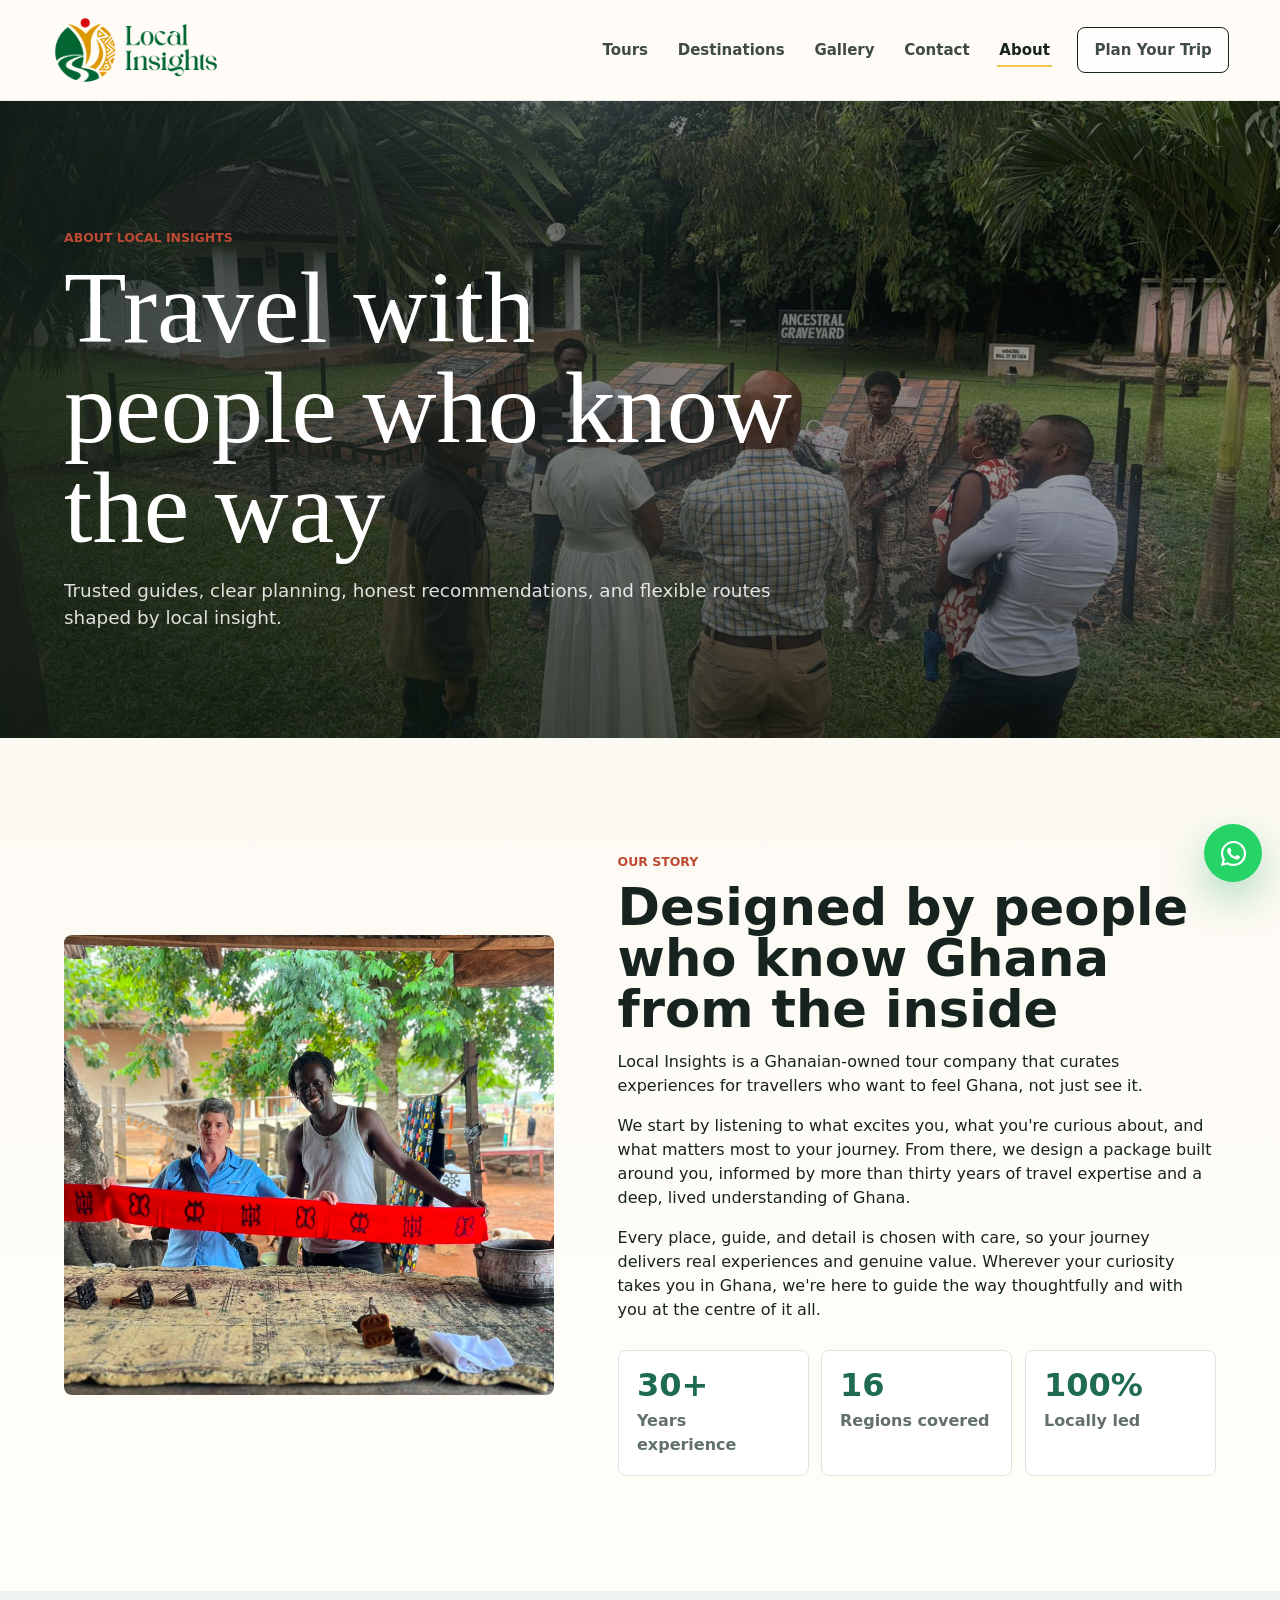
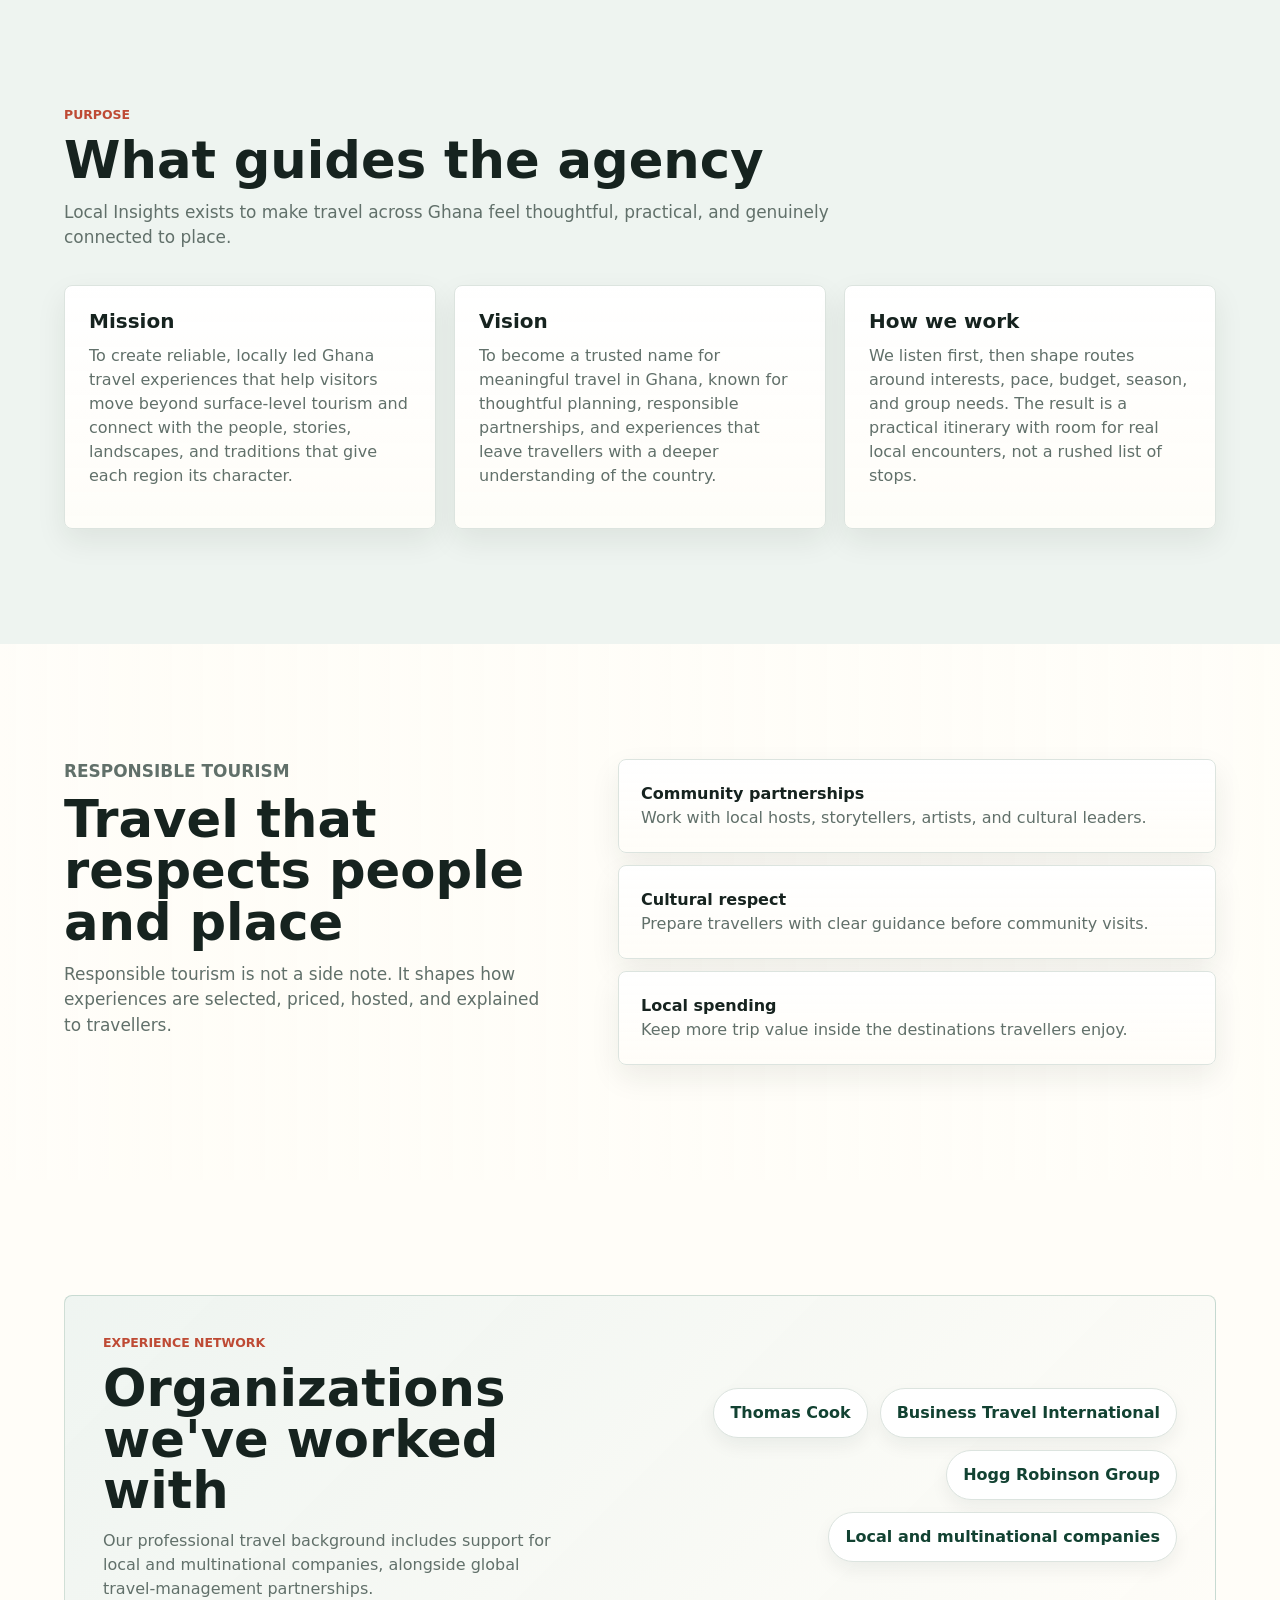
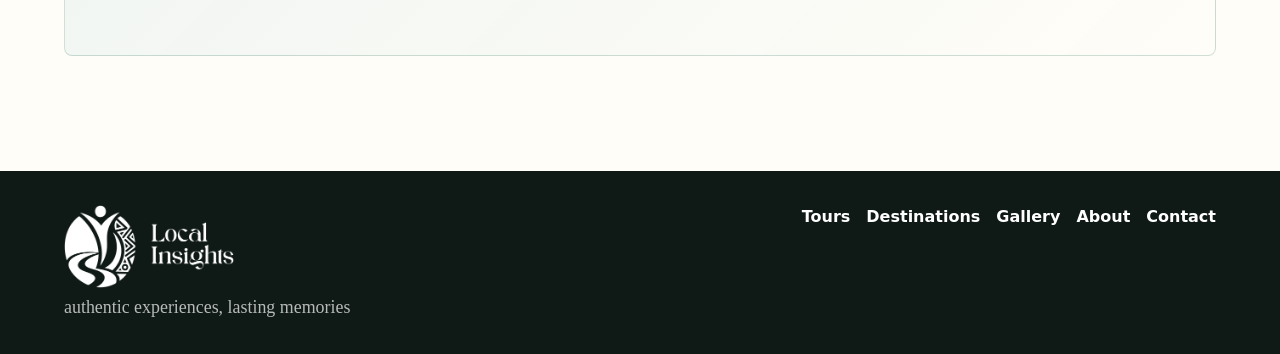
<file: about.html>
<!doctype html>
<html lang="en">
  <head>
    <meta charset="utf-8" />
    <meta name="viewport" content="width=device-width, initial-scale=1" />
    <title>About Local Insights Ghana | Local Guides &amp; Travel Planning</title>
    <meta
      name="description"
      content="Meet Local Insights Ghana, a locally led travel agency creating thoughtful, responsible Ghana tours across all 16 regions with trusted guides, flexible routes, and real local context."
    />
    <meta
      name="keywords"
      content="Local Insights Ghana, Ghana local guides, Ghana travel planner, locally led Ghana tours, Ghana tour operator, authentic Ghana travel, responsible travel Ghana"
    />
    <meta name="author" content="Local Insights Ghana" />
    <meta name="robots" content="index, follow" />
    <meta name="theme-color" content="#1e6b4f" />
    <link rel="canonical" href="https://localinsightsgh.com/about" />
    <link rel="icon" href="images/favicon.ico" sizes="any" />
    <link rel="icon" type="image/png" sizes="32x32" href="images/favicon-32.png" />
    <link rel="apple-touch-icon" sizes="180x180" href="images/favicon-180.png" />
    <meta property="og:locale" content="en_US" />
    <meta property="og:type" content="website" />
    <meta property="og:site_name" content="Local Insights Ghana" />
    <meta property="og:title" content="About Local Insights Ghana | Local Guides &amp; Travel Planning" />
    <meta
      property="og:description"
      content="Meet Local Insights Ghana, a locally led travel agency creating thoughtful, responsible Ghana tours across all 16 regions with trusted guides, flexible routes, and real local context."
    />
    <meta property="og:url" content="https://localinsightsgh.com/about" />
    <meta property="og:image" content="https://localinsightsgh.com/images/about-hero-ancestral-graveyard.jpeg" />
    <meta name="twitter:card" content="summary_large_image" />
    <meta name="twitter:title" content="About Local Insights Ghana | Local Guides &amp; Travel Planning" />
    <meta
      name="twitter:description"
      content="Meet Local Insights Ghana, a locally led travel agency creating thoughtful, responsible Ghana tours across all 16 regions with trusted guides, flexible routes, and real local context."
    />
    <meta name="twitter:image" content="https://localinsightsgh.com/images/about-hero-ancestral-graveyard.jpeg" />
    <script type="application/ld+json">
      {
        "@context": "https://schema.org",
        "@type": "BreadcrumbList",
        "itemListElement": [
          { "@type": "ListItem", "position": 1, "name": "Home", "item": "https://localinsightsgh.com" },
          {
            "@type": "ListItem",
            "position": 2,
            "name": "About Local Insights Ghana",
            "item": "https://localinsightsgh.com/about"
          }
        ]
      }
    </script>
    <link rel="stylesheet" href="styles/styles.css" />
  </head>
  <body>
    <header class="site-header" data-header>
      <a class="brand" href="/" aria-label="Local Insights Ghana home"
        ><img class="brand-logo" src="images/local-insights-logo-horizontal-green.png" alt="Local Insights" /></a
      ><button class="menu-toggle" type="button" data-menu-toggle aria-label="Open navigation">
        <span></span><span></span><span></span>
      </button>
      <nav class="main-nav" data-nav>
        <a href="tours">Tours</a><a href="destinations">Destinations</a><a href="gallery">Gallery</a><a href="contact">Contact</a
        ><a class="active" href="about">About</a><a class="nav-cta" href="contact">Plan Your Trip</a>
      </nav>
    </header>
    <main>
      <section class="page-hero hero-about">
        <div>
          <p class="eyebrow">About Local Insights</p>
          <h1>Travel with people who know the way</h1>
          <p>Trusted guides, clear planning, honest recommendations, and flexible routes shaped by local insight.</p>
        </div>
      </section>
      <section class="section two-column">
        <div
          class="image-panel craft"
          role="img"
          aria-label="Local Insights guest learning about Ghanaian craft and Adinkra symbols"
        ></div>
        <div>
          <p class="eyebrow">Our story</p>
          <h2>Designed by people who know Ghana from the inside</h2>
          <p>
            Local Insights is a Ghanaian-owned tour company that curates experiences for travellers who want to feel
            Ghana, not just see it.
          </p>
          <p>
            We start by listening to what excites you, what you're curious about, and what matters most to your journey.
            From there, we design a package built around you, informed by more than thirty years of travel expertise and
            a deep, lived understanding of Ghana.
          </p>
          <p>
            Every place, guide, and detail is chosen with care, so your journey delivers real experiences and genuine
            value. Wherever your curiosity takes you in Ghana, we're here to guide the way thoughtfully and with you at
            the centre of it all.
          </p>
          <div class="about-stats">
            <div><strong>30+</strong><span>Years experience</span></div>
            <div><strong>16</strong><span>Regions covered</span></div>
            <div><strong>100%</strong><span>Locally led</span></div>
          </div>
        </div>
      </section>
      <section class="section muted">
        <div class="section-heading">
          <p class="eyebrow">Purpose</p>
          <h2>What guides the agency</h2>
          <p>
            Local Insights exists to make travel across Ghana feel thoughtful, practical, and genuinely connected to
            place.
          </p>
        </div>
        <div class="content-grid static-info-grid">
          <article class="info-card">
            <h3>Mission</h3>
            <p>
              To create reliable, locally led Ghana travel experiences that help visitors move beyond surface-level
              tourism and connect with the people, stories, landscapes, and traditions that give each region its
              character.
            </p>
          </article>
          <article class="info-card">
            <h3>Vision</h3>
            <p>
              To become a trusted name for meaningful travel in Ghana, known for thoughtful planning, responsible
              partnerships, and experiences that leave travellers with a deeper understanding of the country.
            </p>
          </article>
          <article class="info-card">
            <h3>How we work</h3>
            <p>
              We listen first, then shape routes around interests, pace, budget, season, and group needs. The result is
              a practical itinerary with room for real local encounters, not a rushed list of stops.
            </p>
          </article>
        </div>
      </section>
      <section class="section responsible" id="responsible-travel">
        <div class="responsible-copy">
          <p class="eyebrow">Responsible tourism</p>
          <h2>Travel that respects people and place</h2>
          <p>
            Responsible tourism is not a side note. It shapes how experiences are selected, priced, hosted, and
            explained to travellers.
          </p>
        </div>
        <div class="impact-list">
          <div>
            <strong>Community partnerships</strong
            ><span>Work with local hosts, storytellers, artists, and cultural leaders.</span>
          </div>
          <div>
            <strong>Cultural respect</strong
            ><span>Prepare travellers with clear guidance before community visits.</span>
          </div>
          <div>
            <strong>Local spending</strong><span>Keep more trip value inside the destinations travellers enjoy.</span>
          </div>
        </div>
      </section>
      <section class="section">
        <div class="partner-band">
          <div>
            <p class="eyebrow">Experience network</p>
            <h2>Organizations we've worked with</h2>
            <p>
              Our professional travel background includes support for local and multinational companies, alongside
              global travel-management partnerships.
            </p>
          </div>
          <ul class="partner-list" aria-label="Organizations Local Insights has worked with">
            <li>Thomas Cook</li>
            <li>Business Travel International</li>
            <li>Hogg Robinson Group</li>
            <li>Local and multinational companies</li>
          </ul>
        </div>
      </section>
    </main>
    <a
      class="whatsapp"
      href="https://wa.me/233500707227?text=Hello%20Local%20Insights%2C%20I%20want%20to%20plan%20a%20Ghana%20trip"
      >WhatsApp</a
    >
    <footer class="site-footer">
      <div class="footer-brand">
        <a href="/" aria-label="Local Insights Ghana home"
          ><img class="footer-logo" src="images/local-insights-logo-horizontal-white.png" alt="Local Insights"
        /></a>
        <p>authentic experiences, lasting memories</p>
      </div>
      <nav aria-label="Footer navigation">
        <a href="tours">Tours</a><a href="destinations">Destinations</a><a href="gallery">Gallery</a><a href="about">About</a
        ><a href="contact">Contact</a>
      </nav>
    </footer>
    <script src="js/script.js"></script>
  </body>
</html>
</file>
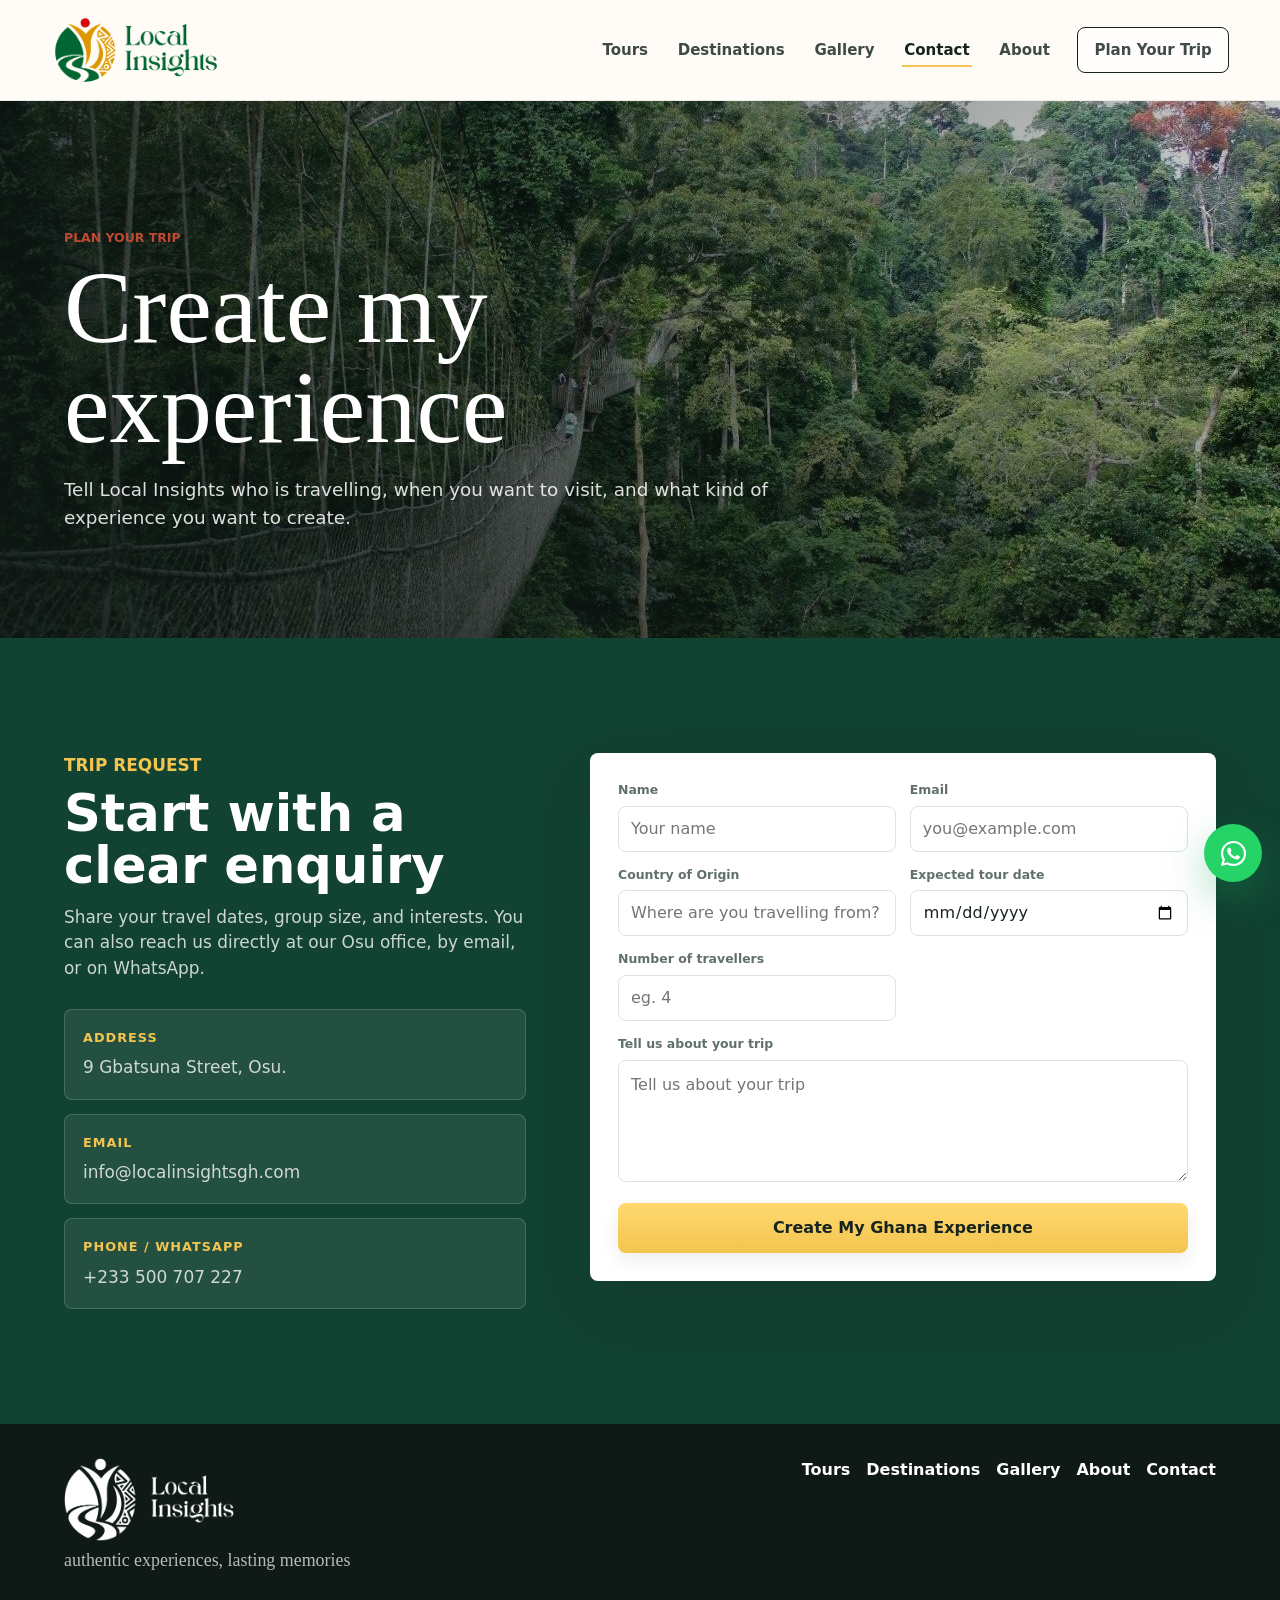
<file: contact.html>
<!doctype html>
<html lang="en">
  <head>
    <meta charset="utf-8" />
    <meta name="viewport" content="width=device-width, initial-scale=1" />
    <title>Plan Your Ghana Trip | Contact Local Insights Ghana</title>
    <meta
      name="description"
      content="Tell Local Insights Ghana your travel dates, group size, interests, and preferred travel style so we can help design a custom Ghana experience."
    />
    <meta
      name="keywords"
      content="plan Ghana trip, Ghana trip planner, custom Ghana itinerary, book Ghana tour, Ghana travel enquiry, Local Insights Ghana contact"
    />
    <meta name="author" content="Local Insights Ghana" />
    <meta name="robots" content="index, follow" />
    <meta name="theme-color" content="#1e6b4f" />
    <link rel="canonical" href="https://localinsightsgh.com/contact" />
    <link rel="icon" href="images/favicon.ico" sizes="any" />
    <link rel="icon" type="image/png" sizes="32x32" href="images/favicon-32.png" />
    <link rel="apple-touch-icon" sizes="180x180" href="images/favicon-180.png" />
    <meta property="og:locale" content="en_US" />
    <meta property="og:type" content="website" />
    <meta property="og:site_name" content="Local Insights Ghana" />
    <meta property="og:title" content="Plan Your Ghana Trip | Contact Local Insights Ghana" />
    <meta
      property="og:description"
      content="Tell Local Insights Ghana your travel dates, group size, interests, and preferred travel style so we can help design a custom Ghana experience."
    />
    <meta property="og:url" content="https://localinsightsgh.com/contact" />
    <meta property="og:image" content="https://localinsightsgh.com/images/cape-coast-castle.jpg" />
    <meta name="twitter:card" content="summary_large_image" />
    <meta name="twitter:title" content="Plan Your Ghana Trip | Contact Local Insights Ghana" />
    <meta
      name="twitter:description"
      content="Tell Local Insights Ghana your travel dates, group size, interests, and preferred travel style so we can help design a custom Ghana experience."
    />
    <meta name="twitter:image" content="https://localinsightsgh.com/images/cape-coast-castle.jpg" />
    <script type="application/ld+json">
      {
        "@context": "https://schema.org",
        "@type": "BreadcrumbList",
        "itemListElement": [
          { "@type": "ListItem", "position": 1, "name": "Home", "item": "https://localinsightsgh.com" },
          {
            "@type": "ListItem",
            "position": 2,
            "name": "Plan Your Ghana Trip",
            "item": "https://localinsightsgh.com/contact"
          }
        ]
      }
    </script>
    <link rel="stylesheet" href="styles/styles.css" />
  </head>
  <body>
    <header class="site-header" data-header>
      <a class="brand" href="/" aria-label="Local Insights Ghana home"
        ><img class="brand-logo" src="images/local-insights-logo-horizontal-green.png" alt="Local Insights" /></a
      ><button class="menu-toggle" type="button" data-menu-toggle aria-label="Open navigation">
        <span></span><span></span><span></span>
      </button>
      <nav class="main-nav" data-nav>
        <a href="tours">Tours</a><a href="destinations">Destinations</a><a href="gallery">Gallery</a><a class="active" href="contact">Contact</a
        ><a href="about">About</a><a class="nav-cta" href="contact">Plan Your Trip</a>
      </nav>
    </header>
    <main>
      <section class="page-hero hero-contact">
        <div>
          <p class="eyebrow">Plan your trip</p>
          <h1>Create my experience</h1>
          <p>
            Tell Local Insights who is travelling, when you want to visit, and what kind of experience you want to
            create.
          </p>
        </div>
      </section>
      <section class="section plan-section">
        <div class="plan-copy">
          <p class="eyebrow">Trip request</p>
          <h2>Start with a clear enquiry</h2>
          <p>
            Share your travel dates, group size, and interests. You can also reach us directly at our Osu office, by
            email, or on WhatsApp.
          </p>
          <div class="contact-details">
            <div>
              <span>Address</span>
              <p>9 Gbatsuna Street, Osu.</p>
            </div>
            <div>
              <span>Email</span>
              <p>info@localinsightsgh.com</p>
            </div>
            <div>
              <span>Phone / WhatsApp</span>
              <p>+233 500 707 227</p>
            </div>
          </div>
        </div>
        <form class="plan-form" action="contact-submit.php" method="post">
          <label
            ><span>Name</span
            ><input type="text" name="name" placeholder="Your name" autocomplete="name" required /></label
          ><label
            ><span>Email</span
            ><input type="email" name="email" placeholder="you@example.com" autocomplete="email" required /></label
          ><label
            ><span>Country of Origin</span
            ><input
              type="text"
              name="country"
              placeholder="Where are you travelling from?"
              autocomplete="country-name" /></label
          ><label><span>Expected tour date</span><input type="date" name="dates" /></label
          ><label>
            <span>Number of travellers</span
            ><input type="number" min="1" name="travellers" placeholder="eg. 4" /></label
          ><label class="full"
            ><span>Tell us about your trip</span
            ><textarea name="interests" rows="4" placeholder="Tell us about your trip" required></textarea>
          </label>
          <label class="bot-field" aria-hidden="true">
            <span>Website</span>
            <input type="text" name="website" tabindex="-1" autocomplete="off" />
          </label>
          <input type="hidden" name="form_started_at" value="" data-form-started-at />
          <p class="form-status full" role="status" aria-live="polite" data-form-status></p>
          <button class="button primary full" type="submit">Create My Ghana Experience</button>
        </form>
      </section>
    </main>
    <a
      class="whatsapp"
      href="https://wa.me/233500707227?text=Hello%20Local%20Insights%2C%20I%20want%20to%20plan%20a%20Ghana%20trip"
      >WhatsApp</a
    >
    <footer class="site-footer">
      <div class="footer-brand">
        <a href="/" aria-label="Local Insights Ghana home"
          ><img class="footer-logo" src="images/local-insights-logo-horizontal-white.png" alt="Local Insights"
        /></a>
        <p>authentic experiences, lasting memories</p>
      </div>
      <nav aria-label="Footer navigation">
        <a href="tours">Tours</a><a href="destinations">Destinations</a><a href="gallery">Gallery</a><a href="about">About</a
        ><a href="contact">Contact</a>
      </nav>
    </footer>
    <script src="js/script.js"></script>
  </body>
</html>
</file>
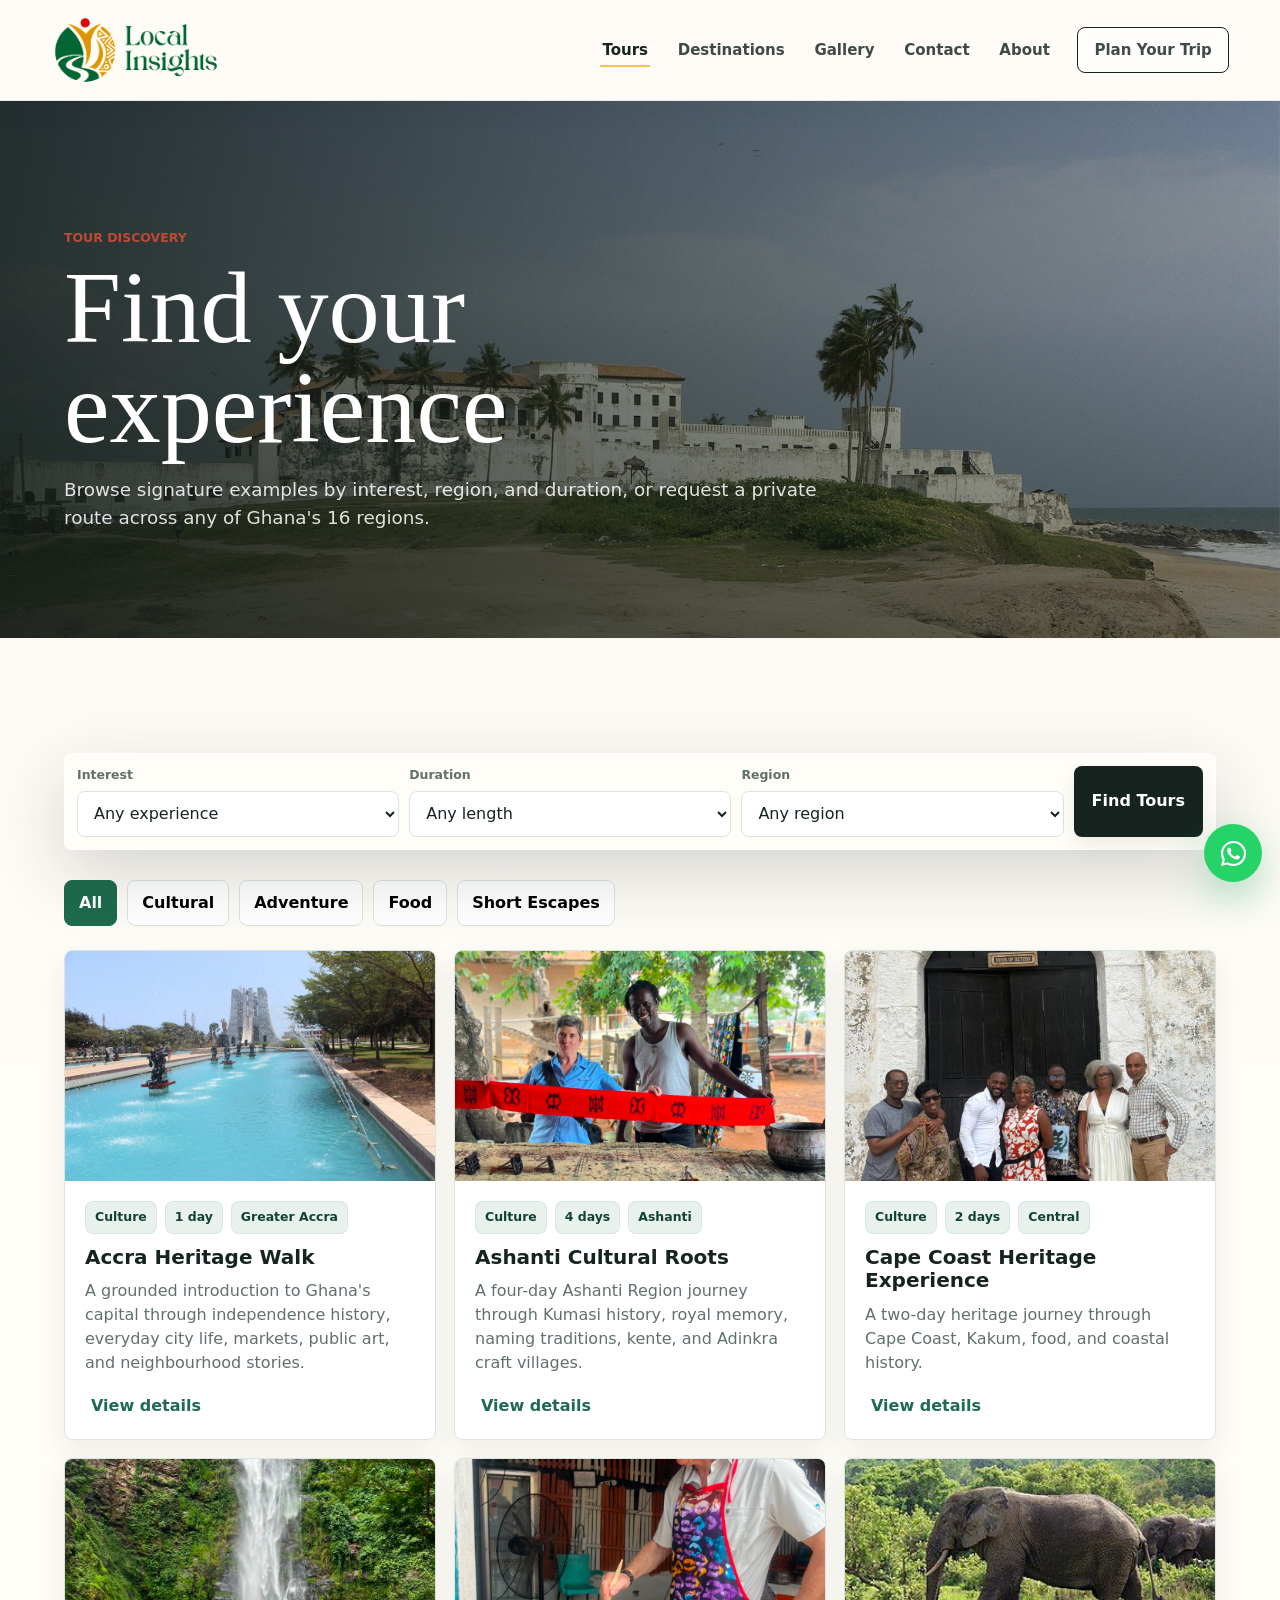
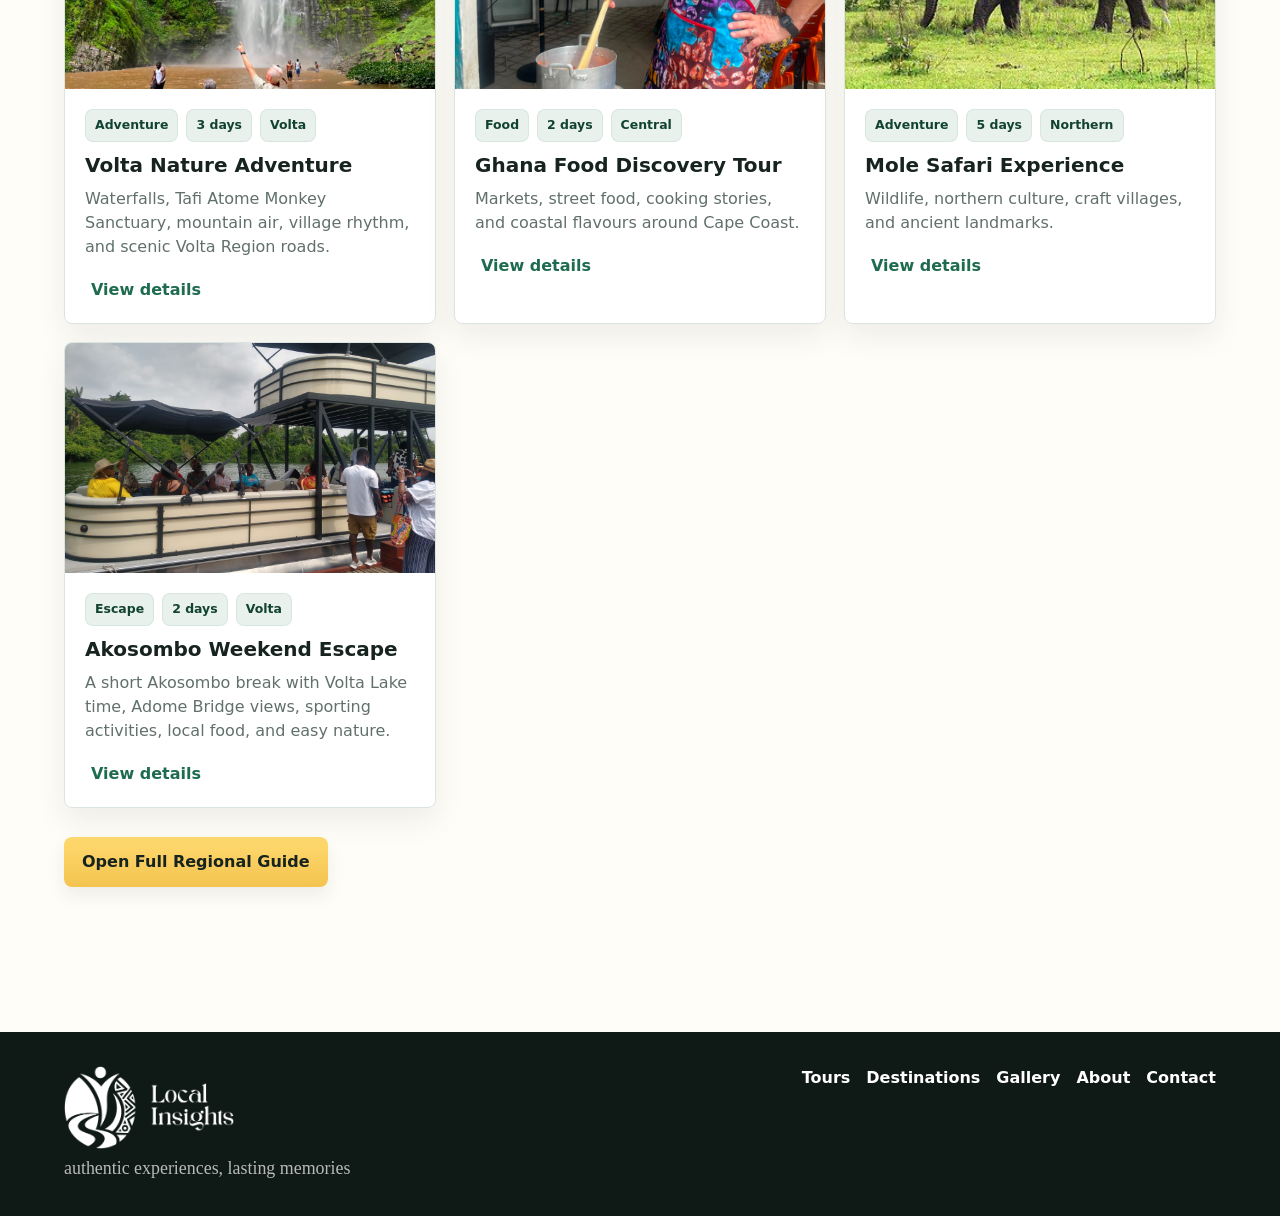
<file: tours.html>
<!doctype html>
<html lang="en">
  <head>
    <meta charset="utf-8" />
    <meta name="viewport" content="width=device-width, initial-scale=1" />
    <title>Ghana Tours &amp; Custom Trips | Local Insights Ghana</title>
    <meta
      name="description"
      content="Browse guided Ghana tours by interest, region, and style. Start with signature experiences or plan custom private tours across all 16 regions of Ghana."
    />
    <meta
      name="keywords"
      content="Ghana tours, Ghana guided tours, custom Ghana trips, Ghana 16 regions tours, Accra heritage walk, Cape Coast heritage tour, Wli Waterfalls tour, Ghana food tour, Mole safari Ghana"
    />
    <meta name="author" content="Local Insights Ghana" />
    <meta name="robots" content="index, follow" />
    <meta name="theme-color" content="#1e6b4f" />
    <link rel="canonical" href="https://localinsightsgh.com/tours" />
    <link rel="icon" href="images/favicon.ico" sizes="any" />
    <link rel="icon" type="image/png" sizes="32x32" href="images/favicon-32.png" />
    <link rel="apple-touch-icon" sizes="180x180" href="images/favicon-180.png" />
    <meta property="og:locale" content="en_US" />
    <meta property="og:type" content="website" />
    <meta property="og:site_name" content="Local Insights Ghana" />
    <meta property="og:title" content="Ghana Tours &amp; Custom Trips | Local Insights Ghana" />
    <meta
      property="og:description"
      content="Browse guided Ghana tours by interest, region, and style. Start with signature experiences or plan custom private tours across all 16 regions of Ghana."
    />
    <meta property="og:url" content="https://localinsightsgh.com/tours" />
    <meta property="og:image" content="https://localinsightsgh.com/images/wli-waterfalls.jpg" />
    <meta name="twitter:card" content="summary_large_image" />
    <meta name="twitter:title" content="Ghana Tours &amp; Custom Trips | Local Insights Ghana" />
    <meta
      name="twitter:description"
      content="Browse guided Ghana tours by interest, region, and style. Start with signature experiences or plan custom private tours across all 16 regions of Ghana."
    />
    <meta name="twitter:image" content="https://localinsightsgh.com/images/wli-waterfalls.jpg" />
    <script type="application/ld+json">
      {
        "@context": "https://schema.org",
        "@type": "BreadcrumbList",
        "itemListElement": [
          { "@type": "ListItem", "position": 1, "name": "Home", "item": "https://localinsightsgh.com" },
          {
            "@type": "ListItem",
            "position": 2,
            "name": "Ghana Tours & Custom Travel Experiences",
            "item": "https://localinsightsgh.com/tours"
          }
        ]
      }
    </script>
    <link rel="stylesheet" href="styles/styles.css" />
  </head>
  <body>
    <header class="site-header" data-header>
      <a class="brand" href="/" aria-label="Local Insights Ghana home"
        ><img class="brand-logo" src="images/local-insights-logo-horizontal-green.png" alt="Local Insights"
      /></a>
      <button class="menu-toggle" type="button" data-menu-toggle aria-label="Open navigation">
        <span></span><span></span><span></span>
      </button>
      <nav class="main-nav" data-nav aria-label="Main navigation">
        <a class="active" href="tours">Tours</a><a href="destinations">Destinations</a><a href="gallery">Gallery</a><a href="contact">Contact</a
        ><a href="about">About</a><a class="nav-cta" href="contact">Plan Your Trip</a>
      </nav>
    </header>

    <main>
      <section class="page-hero hero-tours">
        <div>
          <p class="eyebrow">Tour discovery</p>
          <h1>Find your experience</h1>
          <p>
            Browse signature examples by interest, region, and duration, or request a private route across any of
            Ghana's 16 regions.
          </p>
        </div>
      </section>

      <section class="section" id="tours">
        <form class="trip-finder" style="position: static; margin-bottom: 30px" aria-label="Find a Ghana experience">
          <label
            ><span>Interest</span
            ><select data-filter-select="category">
              <option value="all">Any experience</option>
              <option value="culture">Culture</option>
              <option value="adventure">Nature & Adventure</option>
              <option value="food">Food & Lifestyle</option>
              <option value="escape">Short Escapes</option>
            </select></label
          >
          <label
            ><span>Duration</span
            ><select data-filter-select="duration">
              <option value="all">Any length</option>
              <option value="1">1 day</option>
              <option value="2-3">2-3 days</option>
              <option value="4+">4+ days</option>
            </select></label
          >
          <label
            ><span>Region</span
            ><select data-filter-select="region">
              <option value="all">Any region</option>
              <option value="ahafo">Ahafo</option>
              <option value="ashanti">Ashanti</option>
              <option value="bono">Bono</option>
              <option value="bono-east">Bono East</option>
              <option value="central">Central</option>
              <option value="eastern">Eastern</option>
              <option value="greater-accra">Greater Accra</option>
              <option value="north-east">North East</option>
              <option value="northern">Northern</option>
              <option value="oti">Oti</option>
              <option value="savannah">Savannah</option>
              <option value="upper-east">Upper East</option>
              <option value="upper-west">Upper West</option>
              <option value="volta">Volta</option>
              <option value="western">Western</option>
              <option value="western-north">Western North</option>
            </select></label
          >
          <button class="button dark" type="button" data-apply-filters>Find Tours</button>
        </form>
        <div class="filters" aria-label="Tour filters">
          <button class="filter is-active" type="button" data-filter="all">All</button>
          <button class="filter" type="button" data-filter="culture">Cultural</button>
          <button class="filter" type="button" data-filter="adventure">Adventure</button>
          <button class="filter" type="button" data-filter="food">Food</button>
          <button class="filter" type="button" data-filter="escape">Short Escapes</button>
        </div>
        <div class="tour-grid" data-tour-grid></div>
        <div class="section-actions region-guide-actions">
          <a class="button primary" href="regions">Open Full Regional Guide</a>
        </div>
      </section>
    </main>

    <aside class="tour-panel" data-tour-panel aria-hidden="true">
      <div class="tour-panel-backdrop" data-close-panel></div>
      <article class="tour-detail" role="dialog" aria-modal="true" aria-label="Tour details">
        <button class="close-button" type="button" data-close-panel aria-label="Close tour details">x</button>
        <div class="tour-detail-image" data-detail-image></div>
        <div class="tour-detail-body">
          <p class="eyebrow" data-detail-region></p>
          <h2 data-detail-title></h2>
          <div class="detail-meta"><span data-detail-duration></span><span data-detail-style></span></div>
          <p data-detail-description></p>
          <h3>Highlights</h3>
          <ul class="check-list" data-detail-highlights></ul>
          <div data-detail-itinerary-section>
            <h3>Sample itinerary</h3>
            <ul class="plain-list" data-detail-itinerary></ul>
          </div>
          <h3>What's included</h3>
          <p data-detail-included></p>
          <a class="button primary" href="contact" data-detail-book>Book This Experience</a>
        </div>
      </article>
    </aside>

    <a
      class="whatsapp"
      href="https://wa.me/233500707227?text=Hello%20Local%20Insights%2C%20I%20want%20to%20plan%20a%20Ghana%20trip"
      >WhatsApp</a
    >
    <footer class="site-footer">
      <div class="footer-brand">
        <a href="/" aria-label="Local Insights Ghana home"
          ><img class="footer-logo" src="images/local-insights-logo-horizontal-white.png" alt="Local Insights"
        /></a>
        <p>authentic experiences, lasting memories</p>
      </div>
      <nav aria-label="Footer navigation">
        <a href="tours">Tours</a><a href="destinations">Destinations</a><a href="gallery">Gallery</a><a href="about">About</a
        ><a href="contact">Contact</a>
      </nav>
    </footer>
    <script src="js/script.js"></script>
  </body>
</html>
</file>
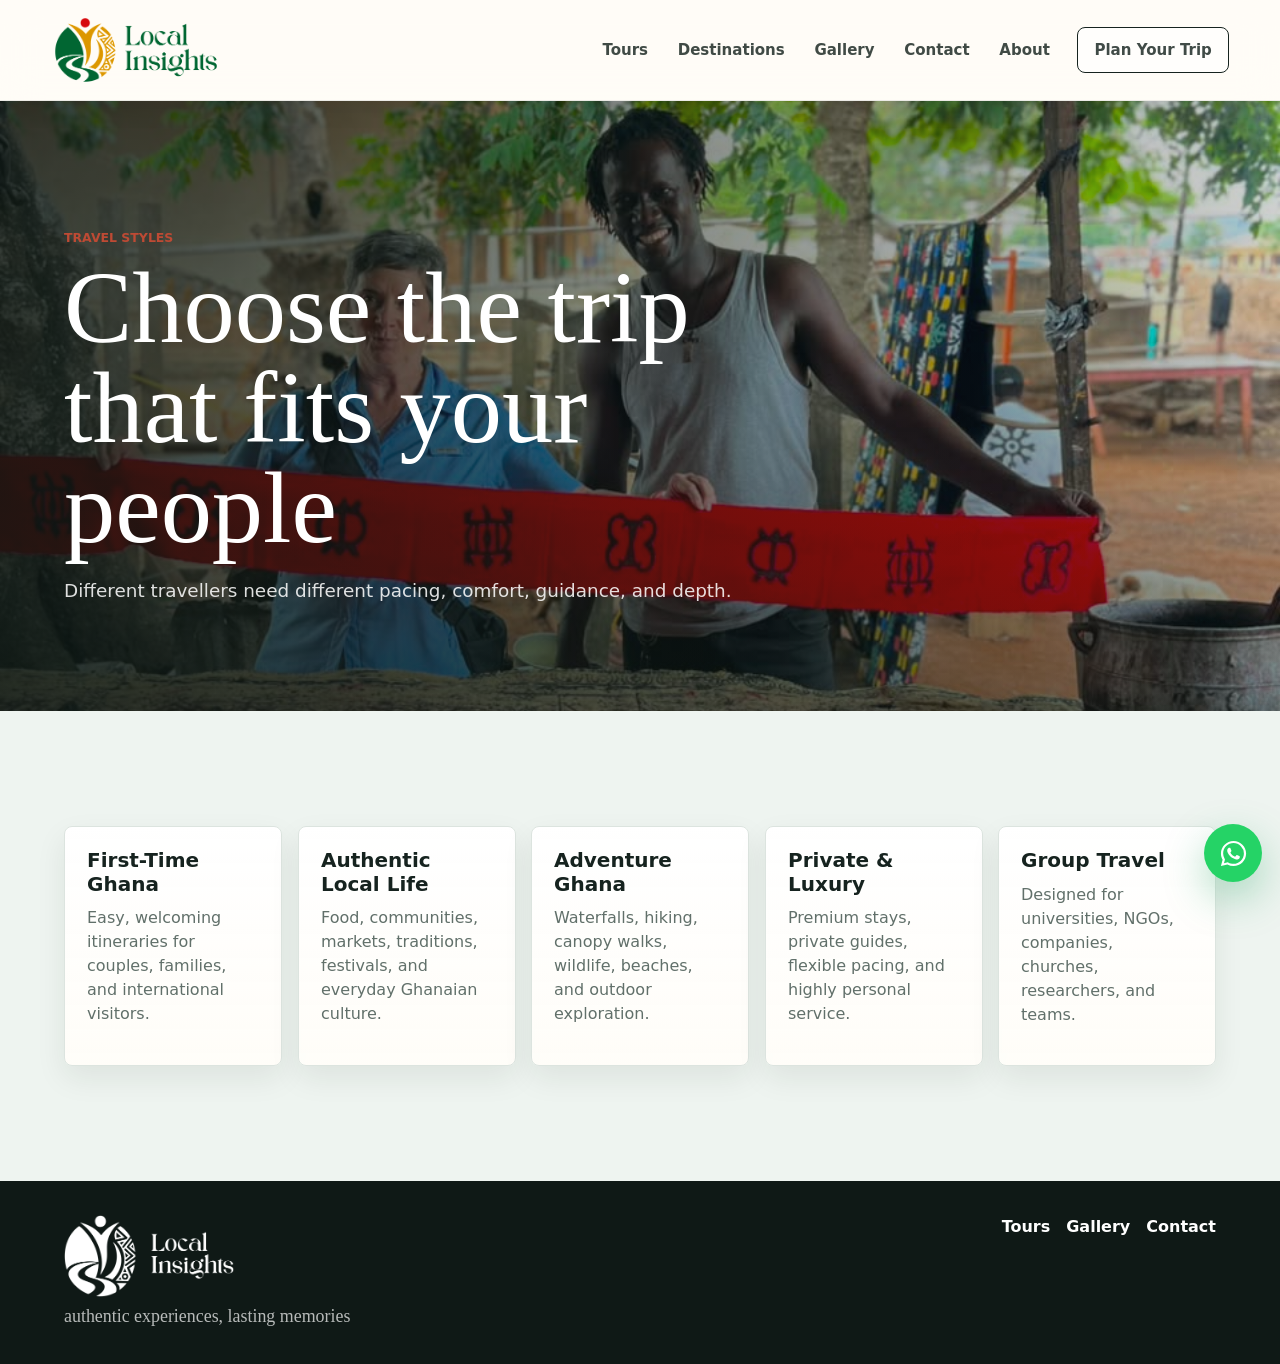
<file: travel-styles.html>
<!doctype html>
<html lang="en">
  <head>
    <meta charset="utf-8" />
    <meta name="viewport" content="width=device-width, initial-scale=1" />
    <title>Ghana Travel Styles | Families, Groups &amp; First-Time Visitors</title>
    <meta
      name="description"
      content="Choose a Ghana travel style for your trip, including first-time visits, authentic local experiences, adventure travel, luxury private trips, and group travel."
    />
    <meta
      name="keywords"
      content="Ghana travel styles, first time Ghana travel, Ghana group tours, Ghana family trips, Ghana adventure tours, luxury Ghana tours, authentic Ghana experiences"
    />
    <meta name="author" content="Local Insights Ghana" />
    <meta name="robots" content="index, follow" />
    <meta name="theme-color" content="#1e6b4f" />
    <link rel="canonical" href="https://localinsightsgh.com/travel-styles" />
    <link rel="icon" href="images/favicon.ico" sizes="any" />
    <link rel="icon" type="image/png" sizes="32x32" href="images/favicon-32.png" />
    <link rel="apple-touch-icon" sizes="180x180" href="images/favicon-180.png" />
    <meta property="og:locale" content="en_US" />
    <meta property="og:type" content="website" />
    <meta property="og:site_name" content="Local Insights Ghana" />
    <meta property="og:title" content="Ghana Travel Styles | Families, Groups &amp; First-Time Visitors" />
    <meta
      property="og:description"
      content="Choose a Ghana travel style for your trip, including first-time visits, authentic local experiences, adventure travel, luxury private trips, and group travel."
    />
    <meta property="og:url" content="https://localinsightsgh.com/travel-styles" />
    <meta property="og:image" content="https://localinsightsgh.com/images/kakum.jpg" />
    <meta name="twitter:card" content="summary_large_image" />
    <meta name="twitter:title" content="Ghana Travel Styles | Families, Groups &amp; First-Time Visitors" />
    <meta
      name="twitter:description"
      content="Choose a Ghana travel style for your trip, including first-time visits, authentic local experiences, adventure travel, luxury private trips, and group travel."
    />
    <meta name="twitter:image" content="https://localinsightsgh.com/images/kakum.jpg" />
    <script type="application/ld+json">
      {
        "@context": "https://schema.org",
        "@type": "BreadcrumbList",
        "itemListElement": [
          { "@type": "ListItem", "position": 1, "name": "Home", "item": "https://localinsightsgh.com" },
          {
            "@type": "ListItem",
            "position": 2,
            "name": "Ghana Travel Styles for Families, Groups & First-Time Visitors",
            "item": "https://localinsightsgh.com/travel-styles"
          }
        ]
      }
    </script>
    <link rel="stylesheet" href="styles/styles.css" />
  </head>
  <body>
    <header class="site-header" data-header>
      <a class="brand" href="/" aria-label="Local Insights Ghana home"
        ><img class="brand-logo" src="images/local-insights-logo-horizontal-green.png" alt="Local Insights" /></a
      ><button class="menu-toggle" type="button" data-menu-toggle aria-label="Open navigation">
        <span></span><span></span><span></span>
      </button>
      <nav class="main-nav" data-nav>
        <a href="tours">Tours</a><a href="destinations">Destinations</a><a href="gallery">Gallery</a><a href="contact">Contact</a
        ><a href="about">About</a><a class="nav-cta" href="contact">Plan Your Trip</a>
      </nav>
    </header>
    <main>
      <section class="page-hero hero-styles">
        <div>
          <p class="eyebrow">Travel styles</p>
          <h1>Choose the trip that fits your people</h1>
          <p>Different travellers need different pacing, comfort, guidance, and depth.</p>
        </div>
      </section>
      <section class="section muted">
        <div class="style-grid">
          <article>
            <h3>First-Time Ghana</h3>
            <p>Easy, welcoming itineraries for couples, families, and international visitors.</p>
          </article>
          <article>
            <h3>Authentic Local Life</h3>
            <p>Food, communities, markets, traditions, festivals, and everyday Ghanaian culture.</p>
          </article>
          <article>
            <h3>Adventure Ghana</h3>
            <p>Waterfalls, hiking, canopy walks, wildlife, beaches, and outdoor exploration.</p>
          </article>
          <article>
            <h3>Private & Luxury</h3>
            <p>Premium stays, private guides, flexible pacing, and highly personal service.</p>
          </article>
          <article>
            <h3>Group Travel</h3>
            <p>Designed for universities, NGOs, companies, churches, researchers, and teams.</p>
          </article>
        </div>
      </section>
    </main>
    <a
      class="whatsapp"
      href="https://wa.me/233500707227?text=Hello%20Local%20Insights%2C%20I%20want%20to%20plan%20a%20Ghana%20trip"
      >WhatsApp</a
    >
    <footer class="site-footer">
      <div class="footer-brand">
        <a href="/" aria-label="Local Insights Ghana home"
          ><img class="footer-logo" src="images/local-insights-logo-horizontal-white.png" alt="Local Insights"
        /></a>
        <p>authentic experiences, lasting memories</p>
      </div>
      <nav><a href="tours">Tours</a><a href="gallery">Gallery</a><a href="contact">Contact</a></nav>
    </footer>
    <script src="js/script.js"></script>
  </body>
</html>
</file>
<file: styles/styles.css>
:root {
  --ink: #16231f;
  --muted: #61706a;
  --line: #dce4df;
  --cream: #f7f3ea;
  --paper: #fffdf8;
  --surface: #ffffff;
  --soft: #eef4f0;
  --gold: #f3c44f;
  --green: #1e6b4f;
  --green-dark: #124232;
  --red: #be4a34;
  --blue: #246a8f;
  --shadow: 0 24px 70px rgba(20, 35, 31, 0.18);
  --shadow-soft: 0 12px 30px rgba(22, 35, 31, 0.08);
  --shadow-hover: 0 24px 54px rgba(22, 35, 31, 0.16);
  --font-body: Inter, ui-sans-serif, system-ui, -apple-system, BlinkMacSystemFont, "Segoe UI", sans-serif;
  --font-brand: Gondgir, "Cormorant Garamond", Georgia, serif;
}

* {
  box-sizing: border-box;
}

html {
  scroll-behavior: smooth;
}

body {
  margin: 0;
  color: var(--ink);
  background:
    linear-gradient(180deg, rgba(247, 243, 234, 0.78), rgba(255, 253, 248, 0.94) 38%),
    var(--paper);
  font-family: var(--font-body);
  line-height: 1.5;
}

img,
svg {
  max-width: 100%;
}

a {
  color: inherit;
  text-decoration: none;
}

.main-nav a,
.button,
.filter,
.text-link,
.process-flow li,
.ghana-map a,
.region-preview-grid a,
.region-jump-list a,
.tour-card,
.tour-preview,
.region-guide-card,
.destination-card,
.faq-grid details,
.style-grid article,
.blog-grid article,
.impact-list div,
.about-stats div,
.whatsapp {
  transition:
    transform 180ms ease,
    box-shadow 180ms ease,
    border-color 180ms ease,
    background-color 180ms ease,
    color 180ms ease,
    opacity 180ms ease;
}

button,
input,
select,
textarea {
  font: inherit;
}

.site-header {
  position: sticky;
  top: 0;
  z-index: 40;
  display: flex;
  align-items: center;
  justify-content: space-between;
  gap: 24px;
  min-height: 78px;
  padding: 14px clamp(18px, 4vw, 56px);
  background: rgba(255, 253, 248, 0.9);
  border-bottom: 1px solid rgba(22, 35, 31, 0.08);
  box-shadow: 0 8px 28px rgba(22, 35, 31, 0.04);
  backdrop-filter: blur(18px);
}

.brand {
  display: inline-flex;
  align-items: center;
  flex: 0 0 auto;
  min-width: 0;
}

.brand-logo {
  display: block;
  width: min(170px, 42vw);
  height: auto;
}

.main-nav {
  display: flex;
  align-items: center;
  gap: clamp(12px, 2vw, 26px);
  font-size: 0.94rem;
  font-weight: 750;
}

.main-nav a {
  position: relative;
  padding: 10px 2px;
  color: rgba(22, 35, 31, 0.82);
}

.main-nav a:hover,
.main-nav a:focus-visible,
.main-nav a.active {
  color: var(--ink);
}

.main-nav a:not(.nav-cta)::after {
  position: absolute;
  left: 0;
  right: 0;
  bottom: 4px;
  height: 2px;
  background: var(--gold);
  transform: scaleX(0);
  transform-origin: left;
  transition: transform 180ms ease;
  content: "";
}

.main-nav a:hover::after,
.main-nav a:focus-visible::after {
  transform: scaleX(1);
}

.main-nav a.active::after {
  transform: scaleX(1);
}

.nav-cta {
  padding: 11px 16px !important;
  border: 1px solid var(--ink);
  border-radius: 8px;
  background: rgba(255, 255, 255, 0.54);
}

.nav-cta:hover,
.nav-cta:focus-visible {
  color: var(--ink);
  background: linear-gradient(180deg, #ffd96f, var(--gold));
  border-color: var(--gold);
  box-shadow: 0 12px 26px rgba(243, 196, 79, 0.3);
  transform: translateY(-1px);
}

.menu-toggle {
  display: none;
  width: 44px;
  height: 44px;
  border: 1px solid var(--line);
  border-radius: 8px;
  background: white;
}

.menu-toggle span {
  display: block;
  width: 20px;
  height: 2px;
  margin: 5px auto;
  background: var(--ink);
}

.hero {
  position: relative;
  min-height: calc(100vh - 76px);
  display: grid;
  align-items: end;
  padding: clamp(88px, 12vw, 150px) clamp(18px, 5vw, 72px) 34px;
  overflow: hidden;
}

.hero-media,
.hero-overlay {
  position: absolute;
  inset: 0;
}

.hero-media {
  background:
    linear-gradient(90deg, rgba(14, 20, 17, 0.36), rgba(14, 20, 17, 0.02)),
    url("../images/cape-coast-castle.jpg")
      center / cover;
  transform: scale(1.02);
}

.hero-overlay {
  background:
    linear-gradient(0deg, rgba(18, 35, 30, 0.86) 0%, rgba(18, 35, 30, 0.02) 56%),
    linear-gradient(90deg, rgba(18, 35, 30, 0.48), transparent 58%);
}

.hero-content {
  position: relative;
  z-index: 2;
  width: min(760px, 100%);
  color: white;
  padding-bottom: 118px;
}

.eyebrow {
  margin: 0 0 10px;
  color: var(--red);
  font-size: 0.78rem;
  font-weight: 900;
  letter-spacing: 0;
  text-transform: uppercase;
}

.hero .eyebrow {
  color: var(--gold);
}

h1,
h2,
h3,
p {
  margin-top: 0;
}

h1 {
  max-width: 760px;
  margin-bottom: 18px;
  font-family: var(--font-brand);
  font-size: clamp(3.4rem, 8vw, 7.4rem);
  font-weight: 500;
  line-height: 0.98;
  letter-spacing: 0;
}

h2 {
  margin-bottom: 14px;
  font-size: clamp(2rem, 4vw, 4rem);
  line-height: 1;
  letter-spacing: 0;
}

.hero h1,
.page-hero h1,
.cta-band h2 {
  font-family: var(--font-brand);
  font-weight: 500;
}

h3 {
  margin-bottom: 10px;
  font-size: 1.25rem;
  line-height: 1.18;
}

.hero-content p:not(.eyebrow) {
  max-width: 620px;
  color: rgba(255, 255, 255, 0.9);
  font-size: clamp(1.05rem, 2vw, 1.32rem);
}

.hero-actions {
  display: flex;
  flex-wrap: wrap;
  gap: 12px;
  margin-top: 28px;
}

.button {
  display: inline-flex;
  align-items: center;
  justify-content: center;
  min-height: 46px;
  padding: 13px 18px;
  border: 0;
  border-radius: 8px;
  cursor: pointer;
  font-weight: 850;
  box-shadow: 0 8px 18px rgba(22, 35, 31, 0.08);
}

.button:hover,
.button:focus-visible {
  transform: translateY(-2px);
  box-shadow: 0 14px 30px rgba(22, 35, 31, 0.18);
}

.button:active {
  transform: translateY(0);
  box-shadow: none;
}

.button.primary {
  color: var(--ink);
  background: linear-gradient(180deg, #ffd96f, var(--gold));
}

.button.primary:hover,
.button.primary:focus-visible {
  background: #ffd35f;
}

.button.secondary {
  color: white;
  background: rgba(255, 255, 255, 0.13);
  border: 1px solid rgba(255, 255, 255, 0.48);
  box-shadow: inset 0 1px 0 rgba(255, 255, 255, 0.18);
}

.button.secondary:hover,
.button.secondary:focus-visible {
  background: rgba(255, 255, 255, 0.25);
  border-color: rgba(255, 255, 255, 0.72);
}

.button.dark {
  color: white;
  background: var(--ink);
}

.button.dark:hover,
.button.dark:focus-visible {
  background: var(--green-dark);
}

.trip-finder {
  position: absolute;
  left: clamp(18px, 5vw, 72px);
  right: clamp(18px, 5vw, 72px);
  bottom: 28px;
  z-index: 3;
  display: grid;
  grid-template-columns: repeat(3, 1fr) auto;
  gap: 10px;
  padding: 12px;
  background: rgba(255, 253, 248, 0.97);
  border-radius: 8px;
  border: 1px solid rgba(255, 255, 255, 0.76);
  box-shadow: var(--shadow);
}

label span {
  display: block;
  margin-bottom: 6px;
  color: var(--muted);
  font-size: 0.78rem;
  font-weight: 800;
}

select,
input,
textarea {
  width: 100%;
  border: 1px solid var(--line);
  border-radius: 8px;
  background: white;
  color: var(--ink);
  transition:
    border-color 160ms ease,
    box-shadow 160ms ease;
}

select:focus,
input:focus,
textarea:focus {
  outline: 0;
  border-color: rgba(30, 107, 79, 0.62);
  box-shadow: 0 0 0 4px rgba(30, 107, 79, 0.1);
}

select,
input {
  min-height: 46px;
  padding: 0 12px;
}

textarea {
  padding: 12px;
  resize: vertical;
}

.trust-strip {
  display: grid;
  grid-template-columns: repeat(3, 1fr);
  gap: 1px;
  background: var(--line);
}

.trust-strip div {
  padding: 24px clamp(18px, 4vw, 48px);
  background: white;
}

.trust-strip strong,
.trust-strip span {
  display: block;
}

.trust-strip span {
  margin-top: 4px;
  color: var(--muted);
}

.page-hero {
  position: relative;
  min-height: 440px;
  display: grid;
  align-items: end;
  padding: clamp(88px, 10vw, 132px) clamp(18px, 5vw, 72px) clamp(54px, 8vw, 88px);
  overflow: hidden;
  color: white;
  background-position: center;
  background-size: cover;
}

.page-hero::before {
  position: absolute;
  inset: 0;
  background:
    linear-gradient(90deg, rgba(14, 24, 20, 0.82), rgba(14, 24, 20, 0.2)),
    linear-gradient(0deg, rgba(14, 24, 20, 0.42), transparent 62%);
  content: "";
}

.page-hero > div {
  position: relative;
  z-index: 1;
  width: min(760px, 100%);
}

.page-hero p:not(.eyebrow) {
  color: rgba(255, 255, 255, 0.86);
  font-size: 1.15rem;
}

.hero-tours {
  background-image: url("../images/elmina-castle.jpg");
}

.hero-destinations {
  background-image: url("../images/client-cape-coast-door-return.jpeg");
}

.hero-styles {
  background-image: url("../images/client-cultural-adinkra.jpeg");
}

.hero-about {
  background-image: url("../images/about-hero-ancestral-graveyard.jpeg");
}

.hero-responsible {
  background-image: url("../images/elmina-castle.jpg");
}

.hero-blog {
  background-image: url("../images/larabanga-mosque.jpg");
}

.hero-contact {
  background-image: url("../images/kakum-canopy-tour-site.jpg");
}

.hero-regions {
  background-image: url("../images/amedzofe-mount-gemi.jpg");
}

.page-intro {
  width: min(850px, 100%);
  color: var(--muted);
  font-size: 1.08rem;
}

.content-grid {
  display: grid;
  grid-template-columns: repeat(3, minmax(0, 1fr));
  gap: 18px;
}

.info-card {
  padding: 24px;
  border: 1px solid var(--line);
  border-radius: 8px;
  background:
    linear-gradient(180deg, rgba(255, 255, 255, 0.98), rgba(255, 253, 248, 0.94));
  box-shadow: var(--shadow-soft);
  transition:
    transform 180ms ease,
    box-shadow 180ms ease,
    border-color 180ms ease;
}

.info-card:hover,
.info-card:focus-within {
  border-color: rgba(30, 107, 79, 0.42);
  transform: translateY(-4px);
  box-shadow: 0 18px 40px rgba(22, 35, 31, 0.1);
}

.static-info-grid .info-card {
  transition: none;
}

.static-info-grid .info-card:hover,
.static-info-grid .info-card:focus-within {
  border-color: var(--line);
  transform: none;
  box-shadow: var(--shadow-soft);
}

.info-card p {
  color: var(--muted);
}

.process-flow {
  position: relative;
  display: grid;
  padding: 0;
  margin: 0;
  grid-template-columns: repeat(3, minmax(0, 1fr));
  gap: clamp(24px, 5vw, 72px);
  counter-reset: step;
  list-style: none;
}

.process-flow::before {
  position: absolute;
  top: 28px;
  left: 28px;
  right: 28px;
  height: 2px;
  background: linear-gradient(90deg, rgba(30, 107, 79, 0.22), rgba(243, 196, 79, 0.88), rgba(30, 107, 79, 0.22));
  content: "";
}

.process-flow li {
  position: relative;
  padding-top: 78px;
}

.process-flow li:hover,
.process-flow li:focus-within {
  transform: translateY(-3px);
}

.tour-preview:hover,
.tour-preview:focus-within,
.faq-grid details:hover,
.faq-grid details:focus-within {
  border-color: rgba(30, 107, 79, 0.42);
  transform: translateY(-4px);
  box-shadow: 0 18px 40px rgba(22, 35, 31, 0.1);
}

.process-flow span {
  position: absolute;
  top: 0;
  left: 0;
  display: inline-grid;
  width: 58px;
  height: 58px;
  place-items: center;
  border-radius: 50%;
  color: var(--green-dark);
  background: var(--gold);
  box-shadow: 0 0 0 10px var(--paper);
  font-weight: 900;
}

.process-flow h3 {
  margin-bottom: 8px;
}

.process-flow p,
.tour-preview p,
.faq-grid p {
  color: var(--muted);
}

.two-column {
  display: grid;
  grid-template-columns: 0.9fr 1.1fr;
  gap: clamp(24px, 5vw, 70px);
  align-items: center;
}

.image-panel {
  min-height: 460px;
  border-radius: 8px;
  background-position: center;
  background-size: cover;
}

.image-panel.coast {
  background-image: url("../images/client-cape-coast-door-return.jpeg");
}

.image-panel.market {
  background-image: url("../images/client-food-cooking.jpeg");
}

.image-panel.craft {
  background-image: url("../images/client-cultural-adinkra.jpeg");
}

.image-panel.waterfall {
  background-image: url("../images/wli-waterfalls.jpg");
}

.cta-band {
  display: flex;
  align-items: center;
  justify-content: space-between;
  gap: 24px;
  padding: clamp(30px, 5vw, 56px) clamp(18px, 5vw, 72px);
  color: white;
  background: var(--green-dark);
}

.cta-band p {
  max-width: 680px;
  margin-bottom: 0;
  color: rgba(255, 255, 255, 0.78);
}

.section {
  padding: clamp(70px, 9vw, 128px) clamp(18px, 5vw, 72px);
}

.section-heading {
  width: min(850px, 100%);
  margin-bottom: 34px;
}

.section-heading p:not(.eyebrow),
.plan-copy p,
.responsible-copy p {
  color: var(--muted);
  font-size: 1.06rem;
}

.compact {
  width: min(560px, 100%);
}

.filters {
  display: flex;
  flex-wrap: wrap;
  gap: 10px;
  margin-bottom: 24px;
}

.filter {
  min-height: 42px;
  padding: 10px 14px;
  border: 1px solid var(--line);
  border-radius: 8px;
  background: white;
  cursor: pointer;
  font-weight: 800;
}

.filter:hover,
.filter:focus-visible {
  border-color: var(--green);
  color: var(--green);
  transform: translateY(-1px);
}

.filter.is-active {
  color: white;
  background: var(--green);
  border-color: var(--green);
}

.filter.is-active:hover,
.filter.is-active:focus-visible {
  color: white;
  background: var(--green-dark);
}

.tour-preview-grid {
  display: grid;
  grid-template-columns: repeat(3, minmax(0, 1fr));
  gap: 18px;
}

.tour-preview {
  display: block;
  overflow: hidden;
  border: 1px solid var(--line);
  border-radius: 8px;
  background: var(--surface);
  box-shadow: var(--shadow-soft);
}

.tour-preview:focus-visible,
.destination-card:focus-visible {
  outline: 3px solid rgba(243, 196, 79, 0.88);
  outline-offset: 4px;
}

.tour-preview > div:not(.tour-preview-image) {
  padding: 22px;
}

.tour-preview span {
  display: inline-block;
  margin-bottom: 10px;
  color: var(--green);
  font-size: 0.82rem;
  font-weight: 900;
  text-transform: uppercase;
}

.tour-preview-image {
  min-height: 220px;
  background-position: center;
  background-size: cover;
  transition: transform 260ms ease;
}

.tour-preview:hover .tour-preview-image,
.tour-preview:focus-within .tour-preview-image {
  transform: scale(1.035);
}

.accra-preview {
  background-image: url("../images/client-accra-independence.jpeg");
}

.nkrumah-preview {
  background-image: url("../images/kwame-nkrumah-refurbished-3.jpg");
}

.food-preview {
  background-image: url("../images/client-food-cooking.jpeg");
}

.ashanti-preview {
  background-image: url("../images/client-cultural-adinkra.jpeg");
}

.cape-preview {
  background-image: url("../images/client-cape-coast-door-return.jpeg");
}

.volta-preview {
  background-image: url("../images/wli-waterfalls.jpg");
}

.akosombo-preview {
  background-image: url("../images/akosombo.jpg");
}

.mole-preview {
  background-image: url("../images/mole-elephant.jpg");
}

.custom-preview-card {
  display: grid;
  align-items: end;
  color: white;
  background:
    linear-gradient(135deg, rgba(18, 66, 50, 0.94), rgba(30, 107, 79, 0.82)),
    url("../images/client-cultural-adinkra.jpeg")
      center / cover;
}

.custom-preview-card span,
.custom-preview-card p {
  color: rgba(255, 255, 255, 0.78);
}

.custom-preview-card .text-link {
  display: inline-block;
  margin-top: 6px;
  color: var(--gold);
}

.section-actions,
.cta-actions {
  display: flex;
  flex-wrap: wrap;
  gap: 12px;
  margin-top: 28px;
}

.cta-band .cta-actions .button {
  width: 190px;
  justify-content: center;
}

.tour-grid {
  display: grid;
  grid-template-columns: repeat(3, minmax(0, 1fr));
  gap: 18px;
}

.nationwide-panel {
  display: grid;
  grid-template-columns: minmax(0, 1fr) auto;
  gap: clamp(18px, 4vw, 40px);
  align-items: center;
  margin-bottom: 28px;
  padding: clamp(22px, 4vw, 34px);
  border: 1px solid rgba(30, 107, 79, 0.2);
  border-radius: 8px;
  background:
    linear-gradient(135deg, rgba(238, 244, 240, 0.98), rgba(255, 253, 248, 0.94)),
    var(--soft);
  box-shadow: var(--shadow-soft);
}

.nationwide-panel h2 {
  margin: 0 0 10px;
  font-size: clamp(1.5rem, 3vw, 2.15rem);
}

.nationwide-panel p:last-child {
  margin-bottom: 0;
  color: var(--muted);
}

.region-preview-grid {
  display: grid;
  grid-template-columns: repeat(4, minmax(0, 1fr));
  gap: 12px;
  margin-bottom: 26px;
}

.region-preview-grid a {
  display: block;
  min-height: 142px;
  padding: 18px;
  border: 1px solid var(--line);
  border-radius: 8px;
  background: white;
  box-shadow: var(--shadow-soft);
}

.region-preview-grid a:hover,
.region-preview-grid a:focus-visible,
.region-guide-card:hover,
.region-guide-card:focus-within,
.region-jump-list a:hover,
.region-jump-list a:focus-visible {
  border-color: rgba(30, 107, 79, 0.42);
  transform: translateY(-3px);
  box-shadow: 0 18px 40px rgba(22, 35, 31, 0.1);
}

.region-preview-grid span {
  display: block;
  margin-bottom: 8px;
  color: var(--green-dark);
  font-size: 1.02rem;
  font-weight: 900;
}

.region-preview-grid p {
  margin-bottom: 0;
  color: var(--muted);
  font-size: 0.94rem;
}

.region-guide-actions {
  margin-bottom: 30px;
}

.region-jump-list {
  display: flex;
  flex-wrap: wrap;
  gap: 10px;
}

.region-jump-list a {
  padding: 10px 13px;
  border: 1px solid var(--line);
  border-radius: 8px;
  background: white;
  color: var(--green-dark);
  font-weight: 850;
}

.regional-guide-grid {
  display: grid;
  grid-template-columns: repeat(2, minmax(0, 1fr));
  gap: 18px;
}

.region-guide-card {
  scroll-margin-top: 98px;
  padding: clamp(22px, 4vw, 32px);
  border: 1px solid var(--line);
  border-radius: 8px;
  background:
    linear-gradient(180deg, rgba(255, 255, 255, 0.99), rgba(255, 253, 248, 0.95));
  box-shadow: var(--shadow-soft);
}

.region-guide-card h2 {
  margin-bottom: 12px;
  font-size: clamp(1.7rem, 3vw, 2.6rem);
}

.region-guide-card h3 {
  margin-top: 20px;
}

.region-guide-card ul {
  display: grid;
  gap: 8px;
  padding-left: 19px;
  margin: 0;
  color: var(--muted);
}

.region-brief {
  color: var(--muted);
}

.tour-card {
  overflow: hidden;
  border: 1px solid var(--line);
  border-radius: 8px;
  background: var(--surface);
  box-shadow: var(--shadow-soft);
}

.tour-card:hover,
.tour-card:focus-within {
  border-color: rgba(30, 107, 79, 0.45);
  transform: translateY(-6px);
  box-shadow: var(--shadow-hover);
}

.tour-card-image {
  display: block;
  width: 100%;
  min-height: 230px;
  padding: 0;
  border: 0;
  appearance: none;
  background-position: center;
  background-size: cover;
  cursor: pointer;
  transition: transform 260ms ease;
}

.tour-card:hover .tour-card-image,
.tour-card:focus-within .tour-card-image {
  transform: scale(1.045);
}

.tour-card-body {
  padding: 20px;
}

.tour-title-button {
  display: inline;
  padding: 0;
  border: 0;
  background: transparent;
  color: inherit;
  cursor: pointer;
  font: inherit;
  font-weight: inherit;
  line-height: inherit;
  text-align: left;
}

.tour-title-button:hover,
.tour-title-button:focus-visible {
  color: var(--green);
}

.tag-row,
.detail-meta {
  display: flex;
  flex-wrap: wrap;
  gap: 8px;
  margin-bottom: 12px;
}

.tag-row span,
.detail-meta span {
  padding: 6px 9px;
  border-radius: 8px;
  color: var(--green-dark);
  background: #e8f1ec;
  border: 1px solid rgba(30, 107, 79, 0.08);
  font-size: 0.78rem;
  font-weight: 850;
}

.tour-card p {
  color: var(--muted);
}

.card-bottom {
  display: flex;
  align-items: center;
  justify-content: space-between;
  gap: 12px;
  margin-top: 18px;
}

.price {
  font-weight: 900;
}

.text-link {
  color: var(--green);
  border: 0;
  background: transparent;
  cursor: pointer;
  font-weight: 900;
}

.text-link:hover,
.text-link:focus-visible {
  color: var(--red);
  transform: translateX(3px);
}

.check-list {
  display: grid;
  gap: 9px;
  padding: 0;
  margin: 18px 0 24px;
  list-style: none;
}

.check-list li {
  position: relative;
  padding-left: 28px;
}

.check-list li::before {
  position: absolute;
  left: 0;
  color: var(--gold);
  content: "✓";
  font-weight: 900;
}

.split-section {
  display: grid;
  grid-template-columns: 0.7fr 1.3fr;
  gap: clamp(24px, 5vw, 70px);
}

.ghana-map-layout {
  display: grid;
  gap: 16px;
  align-items: start;
}

.ghana-map {
  display: block;
  width: min(100%, 620px);
  height: auto;
  margin-inline: auto;
}

.ghana-map a {
  cursor: pointer;
}

.region-fill {
  fill: #eef4f0;
  stroke: rgba(38, 39, 32, 0.78);
  stroke-linejoin: round;
  stroke-width: 1.2;
  transition:
    fill 180ms ease,
    filter 180ms ease,
    transform 180ms ease;
}

.ghana-map a:hover .region-fill,
.ghana-map a:focus-visible .region-fill {
  filter: drop-shadow(0 10px 16px rgba(18, 66, 50, 0.22));
}

.ghana-map a:focus-visible {
  outline: none;
}

.ghana-map a:focus-visible .region-fill {
  stroke: var(--green-dark);
  stroke-width: 4;
}

.region-label {
  pointer-events: none;
  fill: var(--ink);
  paint-order: stroke;
  stroke: rgba(255, 253, 248, 0.78);
  stroke-width: 3px;
  stroke-linejoin: round;
  font-size: 0.64rem;
  font-weight: 900;
  text-anchor: middle;
}

.region-label.dark {
  fill: var(--ink);
  stroke: rgba(255, 253, 248, 0.72);
}

.ghana-map a:hover .tone-upper-west,
.ghana-map a:focus-visible .tone-upper-west {
  fill: #d5a046;
}

.ghana-map a:hover .tone-upper-east,
.ghana-map a:focus-visible .tone-upper-east {
  fill: #ef315f;
}

.ghana-map a:hover .tone-north-east,
.ghana-map a:focus-visible .tone-north-east {
  fill: #374a86;
}

.ghana-map a:hover .tone-northern,
.ghana-map a:focus-visible .tone-northern {
  fill: #a8ee81;
}

.ghana-map a:hover .tone-savannah,
.ghana-map a:focus-visible .tone-savannah {
  fill: #187904;
}

.ghana-map a:hover .tone-oti,
.ghana-map a:focus-visible .tone-oti {
  fill: #72519b;
}

.ghana-map a:hover .tone-bono,
.ghana-map a:focus-visible .tone-bono {
  fill: #ff7e83;
}

.ghana-map a:hover .tone-bono-east,
.ghana-map a:focus-visible .tone-bono-east {
  fill: #f35d12;
}

.ghana-map a:hover .tone-eastern,
.ghana-map a:focus-visible .tone-eastern {
  fill: #fb8c34;
}

.ghana-map a:hover .tone-ahafo,
.ghana-map a:focus-visible .tone-ahafo {
  fill: #6ecb4f;
}

.ghana-map a:hover .tone-ashanti,
.ghana-map a:focus-visible .tone-ashanti {
  fill: #ffd641;
}

.ghana-map a:hover .tone-volta,
.ghana-map a:focus-visible .tone-volta {
  fill: #9ddff3;
}

.ghana-map a:hover .tone-western-north,
.ghana-map a:focus-visible .tone-western-north {
  fill: #7b5338;
}

.ghana-map a:hover .tone-western,
.ghana-map a:focus-visible .tone-western {
  fill: #0aa4d6;
}

.ghana-map a:hover .tone-central,
.ghana-map a:focus-visible .tone-central {
  fill: #ec16a9;
}

.ghana-map a:hover .tone-greater-accra,
.ghana-map a:focus-visible .tone-greater-accra {
  fill: #e31919;
}

.map-caption {
  max-width: 620px;
  margin: 0 auto;
  color: var(--muted);
  text-align: center;
}

.destination-grid,
.style-grid,
.blog-grid {
  display: grid;
  grid-template-columns: repeat(2, minmax(0, 1fr));
  gap: 16px;
}

.destination-card {
  min-height: 280px;
  display: flex;
  flex-direction: column;
  justify-content: flex-end;
  padding: 22px;
  overflow: hidden;
  border-radius: 8px;
  color: white;
  background-position: center;
  background-size: cover;
  isolation: isolate;
  position: relative;
  box-shadow: var(--shadow-soft);
}

.destination-card:hover,
.destination-card:focus-within {
  transform: translateY(-6px);
  box-shadow: 0 24px 54px rgba(22, 35, 31, 0.18);
}

.destination-card::before {
  position: absolute;
  inset: 0;
  z-index: -1;
  background: linear-gradient(180deg, rgba(15, 22, 20, 0.04), rgba(15, 22, 20, 0.72));
  content: "";
}

.destination-card::after {
  position: absolute;
  inset: 0;
  z-index: -1;
  background: rgba(243, 196, 79, 0.12);
  opacity: 0;
  transition: opacity 180ms ease;
  content: "";
}

.destination-card:hover::after,
.destination-card:focus-within::after {
  opacity: 1;
}

.destination-card span {
  width: max-content;
  margin-bottom: 10px;
  padding: 6px 9px;
  border-radius: 8px;
  color: var(--ink);
  background: var(--gold);
  font-weight: 900;
}

.destination-card p {
  color: rgba(255, 255, 255, 0.82);
  margin-bottom: 0;
}

.accra {
  background-image: url("../images/accra.jpg");
}

.cape {
  background-image: url("../images/client-cape-coast-door-return.jpeg");
}

.volta {
  background-image: url("../images/amedzofe-mount-gemi.jpg");
}

.north {
  background-image: url("../images/larabanga-mosque.jpg");
}

.muted {
  background: #eef4f0;
}

.style-grid {
  grid-template-columns: repeat(5, minmax(0, 1fr));
}

.style-grid article,
.blog-grid article,
.impact-list div {
  padding: 22px;
  border: 1px solid var(--line);
  border-radius: 8px;
  background:
    linear-gradient(180deg, rgba(255, 255, 255, 0.99), rgba(255, 253, 248, 0.95));
  box-shadow: var(--shadow-soft);
}

.style-grid article:hover,
.style-grid article:focus-within,
.blog-grid article:hover,
.blog-grid article:focus-within,
.impact-list div:hover,
.impact-list div:focus-within,
.about-stats div:hover,
.about-stats div:focus-within {
  border-color: rgba(30, 107, 79, 0.42);
  transform: translateY(-4px);
  box-shadow: 0 18px 40px rgba(22, 35, 31, 0.1);
}

.style-grid p,
.blog-grid span,
.impact-list span {
  color: var(--muted);
}

.faq-grid {
  display: grid;
  grid-template-columns: repeat(2, minmax(0, 1fr));
  gap: 14px;
}

.faq-grid details {
  border: 1px solid var(--line);
  border-radius: 8px;
  background: white;
  box-shadow: var(--shadow-soft);
}

.faq-grid summary {
  cursor: pointer;
  padding: 20px 22px;
  font-weight: 900;
}

.faq-grid p {
  margin: 0;
  padding: 0 22px 22px;
}

.responsible {
  display: grid;
  grid-template-columns: 0.9fr 1.1fr;
  gap: clamp(24px, 5vw, 70px);
  align-items: start;
  background:
    linear-gradient(90deg, rgba(255, 253, 248, 0.94), rgba(255, 253, 248, 0.78)),
    url("../images/elmina-castle.jpg")
      center / cover fixed;
}

.about-section {
  display: grid;
  grid-template-columns: 1.05fr 0.95fr;
  gap: clamp(24px, 5vw, 70px);
  align-items: center;
}

.about-image {
  min-height: 560px;
  border-radius: 8px;
  background:
    linear-gradient(180deg, rgba(18, 35, 30, 0.02), rgba(18, 35, 30, 0.2)),
    url("../images/makola-market.jpg")
      center / cover;
}

.about-copy p:not(.eyebrow) {
  color: var(--muted);
  font-size: 1.06rem;
}

.about-stats {
  display: grid;
  grid-template-columns: repeat(3, 1fr);
  gap: 12px;
  margin-top: 28px;
}

.about-stats div {
  padding: 18px;
  border: 1px solid var(--line);
  border-radius: 8px;
  background: white;
}

.about-stats strong,
.about-stats span {
  display: block;
}

.about-stats strong {
  color: var(--green);
  font-size: 2rem;
  line-height: 1;
}

.about-stats span {
  margin-top: 8px;
  color: var(--muted);
  font-weight: 800;
}

.partner-band {
  display: grid;
  grid-template-columns: minmax(0, 0.9fr) minmax(280px, 1.1fr);
  gap: clamp(22px, 5vw, 64px);
  align-items: center;
  padding: clamp(24px, 4vw, 38px);
  border: 1px solid rgba(30, 107, 79, 0.2);
  border-radius: 8px;
  background:
    linear-gradient(135deg, rgba(238, 244, 240, 0.96), rgba(255, 253, 248, 0.98));
}

.partner-band h2 {
  margin-bottom: 12px;
}

.partner-band p:not(.eyebrow) {
  max-width: 620px;
  color: var(--muted);
}

.partner-list {
  display: flex;
  flex-wrap: wrap;
  gap: 12px;
  justify-content: flex-end;
  padding: 0;
  margin: 0;
  list-style: none;
}

.partner-list li {
  padding: 12px 16px;
  border: 1px solid var(--line);
  border-radius: 999px;
  color: var(--green-dark);
  background: white;
  font-weight: 900;
  box-shadow: 0 8px 18px rgba(22, 35, 31, 0.06);
}

.impact-list {
  display: grid;
  gap: 12px;
}

.impact-list strong,
.impact-list span {
  display: block;
}

.blog-grid {
  grid-template-columns: repeat(3, minmax(0, 1fr));
}

.blog-grid article {
  min-height: 190px;
}

.blog-grid span {
  display: block;
  margin-bottom: 18px;
  font-weight: 850;
}

.plan-section {
  display: grid;
  grid-template-columns: 0.85fr 1.15fr;
  gap: clamp(24px, 5vw, 70px);
  align-items: start;
  background: var(--green-dark);
  color: white;
}

.plan-section .eyebrow {
  color: var(--gold);
}

.plan-copy p {
  color: rgba(255, 255, 255, 0.78);
}

.contact-details {
  display: grid;
  gap: 14px;
  margin-top: 28px;
}

.contact-details div {
  padding: 18px;
  border: 1px solid rgba(255, 255, 255, 0.16);
  border-radius: 8px;
  background: rgba(255, 255, 255, 0.08);
}

.contact-details span {
  display: block;
  margin-bottom: 8px;
  color: var(--gold);
  font-size: 0.8rem;
  font-weight: 900;
  letter-spacing: 0.08em;
  text-transform: uppercase;
}

.contact-details p {
  margin: 0;
}

.contact-details a {
  color: white;
  font-weight: 850;
}

.plan-form {
  display: grid;
  grid-template-columns: repeat(2, minmax(0, 1fr));
  gap: 14px;
  padding: clamp(18px, 3vw, 28px);
  border-radius: 8px;
  background: white;
  color: var(--ink);
  box-shadow: var(--shadow);
}

.bot-field {
  position: absolute;
  left: -9999px;
  width: 1px;
  height: 1px;
  overflow: hidden;
}

.form-status {
  min-height: 1.5rem;
  margin: 0;
  color: var(--muted);
  font-size: 0.95rem;
  font-weight: 750;
}

.form-status:empty {
  display: none;
}

.form-status.is-success {
  color: var(--green-dark);
}

.form-status.is-error {
  color: #9d2f25;
}

.plan-form button:disabled {
  cursor: wait;
  opacity: 0.78;
}

.full {
  grid-column: 1 / -1;
}

.tour-panel {
  position: fixed;
  inset: 0;
  z-index: 80;
  display: none;
}

.tour-panel.is-open {
  display: block;
}

.tour-panel-backdrop {
  position: absolute;
  inset: 0;
  background: rgba(13, 24, 20, 0.62);
}

.tour-detail {
  position: absolute;
  top: 24px;
  right: 24px;
  bottom: 24px;
  width: min(760px, calc(100% - 48px));
  overflow: auto;
  border-radius: 8px;
  background: white;
  box-shadow: var(--shadow);
}

.close-button {
  position: sticky;
  top: 12px;
  left: calc(100% - 54px);
  z-index: 2;
  width: 42px;
  height: 42px;
  border: 0;
  border-radius: 8px;
  background: var(--ink);
  color: white;
  cursor: pointer;
  font-weight: 900;
}

.tour-detail-image {
  min-height: 340px;
  margin-top: -42px;
  background-position: center;
  background-size: cover;
}

.tour-detail-body {
  padding: clamp(22px, 4vw, 42px);
}

.tour-detail-body p {
  color: var(--muted);
}

.tour-detail-body ol,
.plain-list {
  color: var(--muted);
}

.plain-list {
  display: grid;
  gap: 8px;
  padding-left: 0;
  list-style: none;
}

.whatsapp {
  position: fixed;
  right: 18px;
  bottom: 18px;
  z-index: 60;
  display: inline-flex;
  align-items: center;
  justify-content: center;
  width: 58px;
  height: 58px;
  min-height: 58px;
  padding: 0;
  border-radius: 50%;
  color: white;
  background: #25d366;
  font-size: 0;
  box-shadow: 0 16px 40px rgba(26, 159, 92, 0.34);
  font-weight: 900;
}

.whatsapp::before {
  width: 31px;
  height: 31px;
  background: currentColor;
  content: "";
  mask:
    url("data:image/svg+xml,%3Csvg xmlns='http://www.w3.org/2000/svg' viewBox='0 0 32 32'%3E%3Cpath d='M16.03 3C8.86 3 3.03 8.82 3.03 15.98c0 2.29.6 4.53 1.74 6.5L3 29l6.69-1.75a12.95 12.95 0 0 0 6.33 1.61h.01c7.16 0 12.99-5.82 12.99-12.98C29.02 8.82 23.19 3 16.03 3Zm0 23.67h-.01c-1.94 0-3.84-.52-5.5-1.5l-.39-.23-3.97 1.04 1.06-3.86-.25-.4a10.74 10.74 0 0 1-1.65-5.74c0-5.9 4.81-10.7 10.72-10.7 2.86 0 5.55 1.11 7.57 3.13a10.63 10.63 0 0 1 3.13 7.57c-.01 5.9-4.81 10.69-10.71 10.69Zm5.87-8.02c-.32-.16-1.9-.94-2.2-1.04-.29-.11-.51-.16-.72.16-.21.32-.83 1.04-1.02 1.25-.19.21-.37.24-.69.08-.32-.16-1.36-.5-2.59-1.6-.96-.85-1.6-1.9-1.79-2.22-.19-.32-.02-.49.14-.65.14-.14.32-.37.48-.56.16-.19.21-.32.32-.53.11-.21.05-.4-.03-.56-.08-.16-.72-1.73-.98-2.37-.26-.62-.52-.54-.72-.55h-.62c-.21 0-.56.08-.85.4-.29.32-1.12 1.09-1.12 2.66s1.15 3.09 1.31 3.3c.16.21 2.26 3.45 5.48 4.84.77.33 1.36.53 1.83.68.77.24 1.46.21 2.01.13.61-.09 1.9-.78 2.17-1.53.27-.75.27-1.39.19-1.53-.08-.13-.29-.21-.61-.37Z'/%3E%3C/svg%3E")
    center / contain no-repeat;
}

.whatsapp:hover,
.whatsapp:focus-visible {
  background: #1fbe5c;
  transform: translateY(-3px);
  box-shadow: 0 22px 48px rgba(26, 159, 92, 0.42);
}

.whatsapp-chat {
  position: fixed;
  right: 18px;
  bottom: 90px;
  z-index: 59;
  width: min(360px, calc(100vw - 32px));
  opacity: 0;
  pointer-events: none;
  transform: translateY(18px) scale(0.98);
  transition:
    opacity 180ms ease,
    transform 180ms ease;
}

.whatsapp-chat.is-open {
  opacity: 1;
  pointer-events: auto;
  transform: translateY(0) scale(1);
}

.whatsapp-chat-card {
  overflow: hidden;
  border: 1px solid rgba(16, 88, 51, 0.16);
  border-radius: 8px;
  background: #efeae2;
  box-shadow: 0 24px 70px rgba(13, 24, 20, 0.22);
}

.whatsapp-chat-header {
  display: flex;
  align-items: flex-start;
  justify-content: space-between;
  gap: 16px;
  padding: 18px;
  color: white;
  background: #075e54;
}

.whatsapp-chat-header span {
  display: block;
  margin-bottom: 6px;
  color: rgba(255, 255, 255, 0.76);
  font-size: 0.76rem;
  font-weight: 900;
  text-transform: uppercase;
}

.whatsapp-chat-header h2 {
  margin: 0;
  color: white;
  font-size: 1.2rem;
}

.whatsapp-chat-close {
  width: 34px;
  height: 34px;
  border: 0;
  border-radius: 50%;
  color: white;
  background: rgba(255, 255, 255, 0.14);
  cursor: pointer;
  font-size: 1.3rem;
  line-height: 1;
}

.whatsapp-chat-body {
  display: grid;
  gap: 8px;
  padding: 18px;
  background:
    linear-gradient(rgba(239, 234, 226, 0.92), rgba(239, 234, 226, 0.92)),
    radial-gradient(circle at 18% 18%, rgba(37, 211, 102, 0.08), transparent 30%);
}

.chat-bubble {
  max-width: 88%;
  padding: 11px 13px;
  border-radius: 8px;
  font-size: 0.94rem;
}

.chat-bubble.incoming {
  color: var(--ink);
  background: white;
  box-shadow: 0 8px 18px rgba(13, 24, 20, 0.08);
}

.chat-prompt {
  justify-self: start;
  width: max-content;
  max-width: 100%;
  padding: 8px 11px;
  border: 1px solid rgba(7, 94, 84, 0.16);
  border-radius: 999px;
  color: #075e54;
  background: rgba(255, 255, 255, 0.86);
  cursor: pointer;
  text-align: left;
  font-size: 0.88rem;
  font-weight: 600;
  box-shadow: 0 5px 14px rgba(13, 24, 20, 0.06);
}

.chat-prompt:hover,
.chat-prompt:focus-visible {
  border-color: rgba(7, 94, 84, 0.28);
  background: white;
}

.whatsapp-chat-form {
  display: grid;
  grid-template-columns: 1fr auto;
  gap: 8px;
  padding: 12px;
  background: white;
}

.whatsapp-chat-form input {
  min-height: 44px;
  border: 1px solid var(--line);
  border-radius: 999px;
  padding: 0 14px;
  font: inherit;
}

.whatsapp-chat-form button {
  min-height: 44px;
  border: 0;
  border-radius: 999px;
  padding: 0 16px;
  color: white;
  background: #25d366;
  cursor: pointer;
  font-weight: 900;
}

.whatsapp:focus-visible,
.button:focus-visible,
.filter:focus-visible,
.text-link:focus-visible,
.tour-card-action:focus-visible,
.tour-title-button:focus-visible,
.menu-toggle:focus-visible,
.close-button:focus-visible {
  outline: 3px solid rgba(243, 196, 79, 0.72);
  outline-offset: 3px;
}

@keyframes soft-rise {
  from {
    opacity: 0;
    transform: translateY(18px);
  }

  to {
    opacity: 1;
    transform: translateY(0);
  }
}

@keyframes soft-scale {
  from {
    opacity: 0;
    transform: scale(0.985);
  }

  to {
    opacity: 1;
    transform: scale(1);
  }
}

.reveal-item {
  opacity: 0;
  transform: translateY(18px);
  will-change: opacity, transform;
}

.reveal-item.reveal-in {
  animation: soft-rise 680ms ease both;
}

.reveal-scale {
  opacity: 0;
  transform: scale(0.985);
  will-change: opacity, transform;
}

.reveal-scale.reveal-in {
  animation: soft-scale 900ms ease both;
}

.reveal-delay-1 {
  animation-delay: 80ms;
}

.reveal-delay-2 {
  animation-delay: 150ms;
}

.reveal-delay-3 {
  animation-delay: 220ms;
}

.reveal-delay-4 {
  animation-delay: 290ms;
}

.reveal-delay-5 {
  animation-delay: 360ms;
}

@media (prefers-reduced-motion: reduce) {
  *,
  *::before,
  *::after {
    animation: none !important;
    scroll-behavior: auto !important;
    transition-duration: 1ms !important;
  }
}

.site-footer {
  display: flex;
  justify-content: space-between;
  gap: 24px;
  padding: 34px clamp(18px, 5vw, 72px);
  color: white;
  background: #0f1916;
}

.site-footer p {
  margin: 6px 0 0;
  color: rgba(255, 255, 255, 0.7);
}

.footer-brand {
  max-width: 360px;
}

.footer-brand p {
  font-family: var(--font-brand);
  font-size: 1.12rem;
  font-weight: 500;
}

.footer-logo {
  display: block;
  width: min(170px, 62vw);
  height: auto;
}

.site-footer nav {
  display: flex;
  flex-wrap: wrap;
  gap: 16px;
  font-weight: 800;
}

/* Gallery */
.gallery-hero {
  position: relative;
  min-height: clamp(430px, 37vw, 560px);
  overflow: hidden;
  background: url("../images/gallery-hero-beach.png") center / cover no-repeat;
}

.gallery-hero::before {
  position: absolute;
  inset: 0;
  background: linear-gradient(90deg, #ffffff 0%, rgba(255, 255, 255, 0.98) 34%, rgba(255, 255, 255, 0.82) 44%, rgba(255, 255, 255, 0) 62%);
  content: "";
}

.gallery-hero-copy {
  position: relative;
  z-index: 1;
  display: flex;
  flex-direction: column;
  justify-content: center;
  width: min(49%, 700px);
  min-height: inherit;
  padding: clamp(54px, 7vw, 104px) clamp(24px, 6vw, 92px);
}

.gallery-hero-copy h1 {
  max-width: 620px;
  margin-bottom: 22px;
  color: var(--green-dark);
  font-size: clamp(3rem, 4.6vw, 4.9rem);
}

.gallery-hero-copy p {
  max-width: 560px;
  margin: 0;
  color: var(--muted);
  font-size: clamp(1.05rem, 1.45vw, 1.28rem);
}

.gallery-page {
  width: min(1500px, 100%);
  margin: 0 auto;
  padding: clamp(64px, 8vw, 112px) clamp(18px, 5vw, 72px);
}

.gallery-location + .gallery-location {
  margin-top: clamp(72px, 9vw, 128px);
}

.gallery-location-heading {
  display: grid;
  grid-template-columns: minmax(0, 0.7fr) minmax(280px, 0.5fr);
  gap: 28px;
  align-items: end;
  margin-bottom: 28px;
  padding-bottom: 18px;
  border-bottom: 1px solid var(--line);
}

.gallery-location-heading h2 {
  margin: 0;
  color: var(--green-dark);
  font-size: clamp(2.2rem, 4vw, 4rem);
}

.gallery-location-heading p {
  margin: 0;
  color: var(--muted);
}

.gallery-grid {
  display: grid;
  grid-template-columns: repeat(12, minmax(0, 1fr));
  gap: clamp(16px, 2vw, 28px);
}

.gallery-item {
  grid-column: span 4;
  margin: 0;
  cursor: zoom-in;
}

.home-gallery-item {
  cursor: zoom-in;
}

.gallery-item-wide {
  grid-column: span 8;
}

.gallery-grid-two .gallery-item,
.gallery-grid-feature .gallery-item {
  grid-column: span 6;
}

.gallery-grid-feature .gallery-item {
  grid-column: 1 / -1;
}

.gallery-item img {
  display: block;
  width: 100%;
  aspect-ratio: 4 / 3;
  border-radius: 8px;
  object-fit: cover;
  box-shadow: var(--shadow-soft);
  transition: transform 260ms ease, box-shadow 260ms ease;
}

.gallery-item-wide img {
  aspect-ratio: 16 / 9;
}

.gallery-grid-feature img {
  aspect-ratio: 2 / 1;
}

.gallery-item:hover img {
  box-shadow: var(--shadow-hover);
  transform: translateY(-3px);
}

.gallery-item:focus-visible,
.home-gallery-item:focus-visible {
  border-radius: 8px;
  outline: 3px solid rgba(243, 196, 79, 0.92);
  outline-offset: 5px;
}

.gallery-lightbox {
  position: fixed;
  inset: 0;
  z-index: 100;
  display: none;
  place-items: center;
  padding: clamp(16px, 4vw, 48px);
}

.gallery-lightbox.is-open {
  display: grid;
}

.gallery-lightbox-backdrop {
  position: absolute;
  inset: 0;
  background: rgba(6, 13, 11, 0.92);
  backdrop-filter: blur(8px);
}

.gallery-lightbox-dialog {
  position: relative;
  z-index: 1;
  display: grid;
  grid-template-columns: 52px minmax(0, 1fr) 52px;
  gap: clamp(12px, 2vw, 24px);
  align-items: center;
  width: min(1220px, 100%);
  max-height: calc(100vh - 48px);
}

.gallery-lightbox-dialog figure {
  min-width: 0;
  margin: 0;
}

.gallery-lightbox-dialog img {
  display: block;
  width: 100%;
  max-height: calc(100vh - 132px);
  border-radius: 8px;
  object-fit: contain;
  box-shadow: 0 30px 100px rgba(0, 0, 0, 0.5);
}

.gallery-lightbox-dialog figcaption {
  display: flex;
  justify-content: space-between;
  gap: 20px;
  margin-top: 12px;
  color: white;
  font-family: var(--font-brand);
  font-size: 1.08rem;
}

.gallery-lightbox-dialog figcaption span:last-child {
  flex: 0 0 auto;
  color: rgba(255, 255, 255, 0.62);
  font-family: var(--font-body);
  font-size: 0.88rem;
}

.gallery-lightbox-close,
.gallery-lightbox-control {
  display: grid;
  place-items: center;
  width: 48px;
  height: 48px;
  padding: 0;
  color: white;
  background: rgba(255, 255, 255, 0.08);
  border: 1px solid rgba(255, 255, 255, 0.24);
  border-radius: 50%;
  cursor: pointer;
  transition: background-color 180ms ease, border-color 180ms ease, transform 180ms ease;
}

.gallery-lightbox-close {
  position: absolute;
  top: -12px;
  right: 0;
  z-index: 2;
  transform: translateY(-100%);
}

.gallery-lightbox-close:hover,
.gallery-lightbox-close:focus-visible,
.gallery-lightbox-control:hover,
.gallery-lightbox-control:focus-visible {
  color: var(--ink);
  background: var(--gold);
  border-color: var(--gold);
}

.gallery-lightbox-control:hover,
.gallery-lightbox-control:focus-visible {
  transform: scale(1.06);
}

.gallery-lightbox svg {
  width: 24px;
  height: 24px;
  fill: none;
  stroke: currentColor;
  stroke-linecap: round;
  stroke-linejoin: round;
  stroke-width: 2;
}

.gallery-item figcaption,
.home-gallery-item figcaption {
  margin-top: 10px;
  color: var(--ink);
  font-family: var(--font-brand);
  font-size: 1.06rem;
  font-weight: 650;
}

.home-gallery {
  display: grid;
  grid-template-columns: minmax(260px, 0.62fr) minmax(0, 1.1fr);
  gap: clamp(30px, 5vw, 78px);
  align-items: start;
  background: var(--surface);
}

.home-gallery-intro {
  position: sticky;
  top: 116px;
}

.home-gallery-intro h2 {
  margin-bottom: 18px;
  color: var(--green-dark);
  font-size: clamp(2.6rem, 5vw, 5rem);
}

.home-gallery-intro p {
  margin-bottom: 22px;
  color: var(--muted);
  font-size: 1.06rem;
}

.gallery-link {
  display: inline-flex;
  align-items: center;
  gap: 10px;
  color: var(--green);
  font-weight: 850;
}

.gallery-link::after {
  color: #b88618;
  content: "\2192";
  transition: transform 180ms ease;
}

.gallery-link:hover::after,
.gallery-link:focus-visible::after {
  transform: translateX(5px);
}

.home-gallery-grid {
  display: grid;
  grid-template-columns: repeat(2, minmax(0, 1fr));
  gap: clamp(16px, 2vw, 26px);
  width: min(760px, 100%);
  justify-self: end;
}

.home-gallery-item {
  margin: 0;
}

.home-gallery-coast {
  grid-row: auto;
}

.home-gallery-item img {
  display: block;
  width: 100%;
  aspect-ratio: 16 / 10;
  border-radius: 8px;
  object-fit: cover;
  box-shadow: var(--shadow-soft);
  transition: transform 260ms ease, box-shadow 260ms ease;
}

.home-gallery-coast img {
  height: auto;
  aspect-ratio: 16 / 10;
}

.home-gallery-item:hover img {
  box-shadow: var(--shadow-hover);
  transform: translateY(-3px);
}

@media (max-width: 1040px) {
  .tour-grid,
  .style-grid,
  .content-grid,
  .tour-preview-grid,
  .region-preview-grid {
    grid-template-columns: repeat(2, minmax(0, 1fr));
  }

  .split-section,
  .responsible,
  .plan-section,
  .about-section,
  .nationwide-panel,
  .partner-band,
  .two-column {
    grid-template-columns: 1fr;
  }

  .partner-list {
    justify-content: flex-start;
  }

  .about-image {
    min-height: 360px;
  }

  .gallery-item,
  .gallery-item-wide {
    grid-column: span 6;
  }
}

@media (max-width: 820px) {
  .menu-toggle {
    display: block;
  }

  .main-nav {
    position: fixed;
    top: 76px;
    left: 0;
    right: 0;
    display: none;
    flex-direction: column;
    align-items: stretch;
    gap: 0;
    padding: 14px 18px 22px;
    background: var(--paper);
    border-bottom: 1px solid var(--line);
  }

  .main-nav.is-open {
    display: flex;
  }

  .main-nav a {
    padding: 14px 0;
  }

  .nav-cta {
    text-align: center;
    margin-top: 8px;
  }

  .hero {
    min-height: 820px;
  }

  .hero-content {
    padding-bottom: 330px;
  }

  h1 {
    font-size: clamp(3rem, 14vw, 5.4rem);
  }

  .trip-finder {
    grid-template-columns: 1fr;
  }

  .trust-strip,
  .tour-grid,
  .tour-preview-grid,
  .destination-grid,
  .region-preview-grid,
  .regional-guide-grid,
  .style-grid,
  .content-grid,
  .faq-grid,
  .blog-grid,
  .about-stats,
  .plan-form {
    grid-template-columns: 1fr;
  }

  .process-flow {
    grid-template-columns: 1fr;
    gap: 26px;
    padding-left: 58px;
  }

  .process-flow::before {
    top: 0;
    bottom: 0;
    left: 28px;
    right: auto;
    width: 2px;
    height: auto;
    background: linear-gradient(180deg, rgba(30, 107, 79, 0.18), rgba(243, 196, 79, 0.88), rgba(30, 107, 79, 0.18));
  }

  .process-flow li {
    min-height: 84px;
    padding-top: 0;
  }

  .process-flow span {
    left: -58px;
  }

  .cta-band {
    align-items: flex-start;
    flex-direction: column;
  }

  .site-footer {
    flex-direction: column;
  }

  .gallery-location-heading,
  .home-gallery {
    grid-template-columns: 1fr;
  }

  .gallery-hero {
    min-height: 720px;
    background-position: 64% bottom;
  }

  .gallery-hero::before {
    background: linear-gradient(180deg, #ffffff 0%, rgba(255, 255, 255, 0.98) 40%, rgba(255, 255, 255, 0.82) 52%, rgba(255, 255, 255, 0) 72%);
  }

  .gallery-hero-copy {
    justify-content: flex-start;
    width: 100%;
    padding-bottom: 360px;
  }

  .gallery-location-heading {
    gap: 10px;
  }

  .home-gallery-intro {
    position: static;
  }

  .home-gallery-grid {
    justify-self: start;
  }
}

@media (max-width: 560px) {
  .site-header {
    min-height: 68px;
  }

  .brand-logo {
    width: 132px;
  }

  .main-nav {
    top: 68px;
  }

  .hero {
    min-height: 840px;
  }

  .hero-content {
    padding-bottom: 344px;
  }

  .hero-actions,
  .hero-actions .button,
  .section-actions .button,
  .cta-actions .button {
    width: 100%;
  }

  .gallery-hero {
    min-height: 680px;
    background-position: 66% bottom;
  }

  .gallery-hero-copy {
    min-height: 680px;
    padding-top: 58px;
    padding-bottom: 350px;
  }

  .gallery-hero-copy h1 {
    font-size: clamp(2.8rem, 13vw, 3.8rem);
  }

  .gallery-item,
  .gallery-item-wide,
  .gallery-grid-two .gallery-item,
  .gallery-grid-feature .gallery-item {
    grid-column: 1 / -1;
  }

  .gallery-item img,
  .gallery-item-wide img,
  .gallery-grid-feature img {
    aspect-ratio: 4 / 3;
  }

  .home-gallery-grid {
    grid-template-columns: 1fr;
  }

  .home-gallery-coast {
    grid-row: auto;
  }

  .home-gallery-coast img {
    height: auto;
    aspect-ratio: 16 / 10;
  }

  .gallery-lightbox {
    padding: 64px 12px 18px;
  }

  .gallery-lightbox-dialog {
    display: block;
    max-height: calc(100vh - 82px);
  }

  .gallery-lightbox-dialog img {
    max-height: calc(100vh - 150px);
  }

  .gallery-lightbox-control {
    position: absolute;
    top: 50%;
    z-index: 2;
    width: 44px;
    height: 44px;
    background: rgba(6, 13, 11, 0.7);
    transform: translateY(-50%);
  }

  .gallery-lightbox-control:hover,
  .gallery-lightbox-control:focus-visible {
    transform: translateY(-50%) scale(1.04);
  }

  .gallery-lightbox-previous {
    left: 8px;
  }

  .gallery-lightbox-next {
    right: 8px;
  }

  .tour-detail {
    top: 0;
    right: 0;
    bottom: 0;
    width: 100%;
    border-radius: 0;
  }

  .whatsapp-chat {
    right: 12px;
    bottom: 84px;
    width: calc(100vw - 24px);
  }

  .whatsapp-chat-form {
    grid-template-columns: 1fr;
  }
}
</file>
